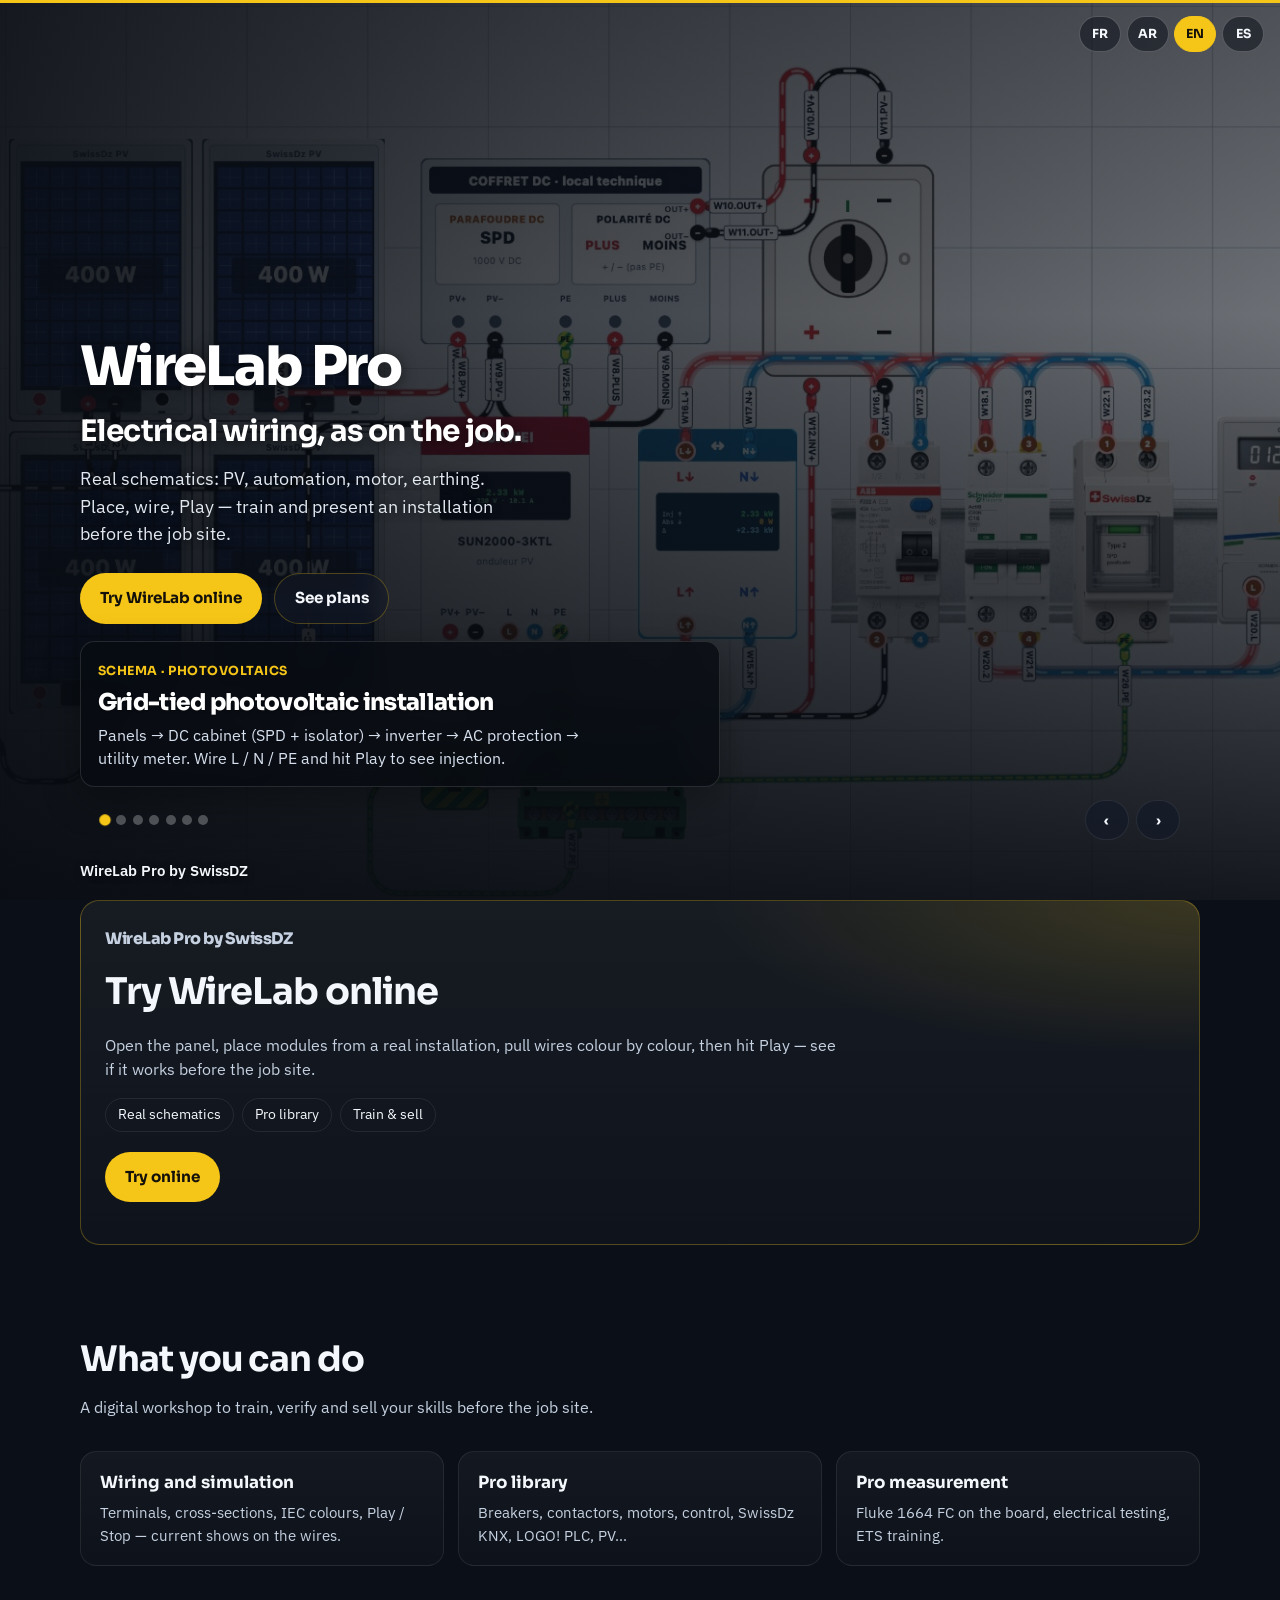
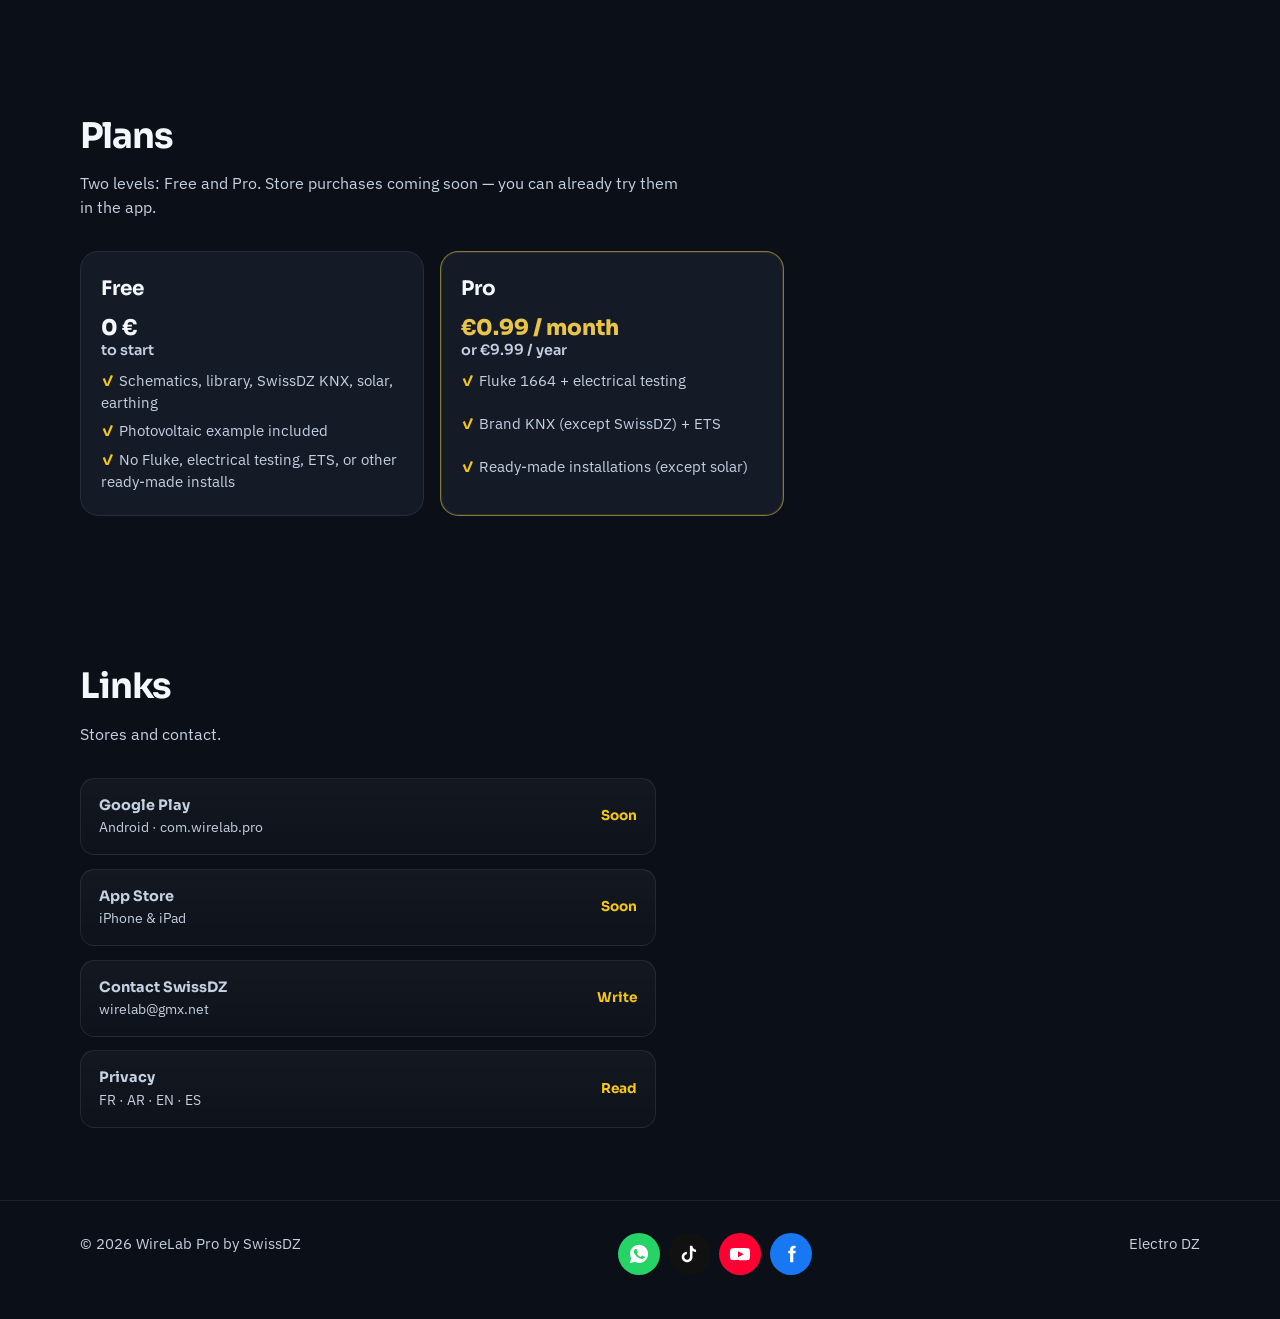
<file: index.html>
<!DOCTYPE html>
<html lang="fr">
<head>
  <meta charset="UTF-8" />
  <meta name="viewport" content="width=device-width, initial-scale=1" />
  <title>WireLab Pro</title>
  <meta name="description" content="WireLab Pro : schémas d’installation réels (PV, LOGO!, moteur, terre). Câble, simule, forme-toi et présente avant le chantier. by SwissDZ." />
  <link rel="canonical" href="https://wirelab.pro/" />
  <link rel="icon" href="assets/favicon.png" type="image/png" />
  <meta property="og:type" content="website" />
  <meta property="og:site_name" content="WireLab Pro" />
  <meta property="og:title" content="WireLab Pro" />
  <meta property="og:description" content="Schémas réels WireLab : PV, automatisme LOGO!, démarreur moteur, mise à la terre. Câble, simule, vends ton savoir-faire. by SwissDZ." />
  <meta property="og:url" content="https://wirelab.pro/" />
  <meta property="og:image" content="https://wirelab.pro/assets/schema-pv-reseau.jpg" />
  <link rel="preconnect" href="https://fonts.googleapis.com" />
  <link rel="preconnect" href="https://fonts.gstatic.com" crossorigin />
  <link href="https://fonts.googleapis.com/css2?family=Sora:wght@500;700;800&family=IBM+Plex+Sans:wght@400;500;600&display=swap" rel="stylesheet" />
  <style>
    :root {
      --ink: #0b1018;
      --panel: #141b27;
      --mist: #c5d0e0;
      --white: #f4f7fb;
      --amber: #f5c518;
      --line: rgba(245, 197, 24, 0.28);
      --soft: rgba(255, 255, 255, 0.08);
      --silver: #b8c4d6;
      --gold: #e8c547;
    }
    * { box-sizing: border-box; margin: 0; padding: 0; }
    html { scroll-behavior: smooth; }
    body {
      font-family: "IBM Plex Sans", sans-serif;
      color: var(--white);
      background: var(--ink);
      line-height: 1.5;
      min-height: 100vh;
    }
    a { color: inherit; text-decoration: none; }
    img { display: block; max-width: 100%; height: auto; }
    .hero {
      position: relative;
      min-height: 100vh;
      min-height: 100svh;
      display: grid;
      align-items: end;
      overflow: hidden;
      isolation: isolate;
    }
    .hero__showcase {
      position: absolute;
      inset: 0;
      z-index: -2;
      background: #0a0e14;
    }
    .hero__showcase .showcase-slide {
      display: none;
      margin: 0;
      position: absolute;
      inset: 0;
    }
    .hero__showcase .showcase-slide.is-active {
      display: block;
      animation: showcaseIn 0.7s ease;
    }
    .hero__showcase .showcase-slide img {
      width: 100%;
      height: 100%;
      object-fit: cover;
      object-position: center;
    }
    .hero__veil {
      position: absolute;
      inset: 0;
      z-index: -1;
      pointer-events: none;
      /* Voile fort : texte blanc lisible aussi sur schémas à fond clair. */
      background:
        linear-gradient(90deg, rgba(8, 12, 18, 0.88) 0%, rgba(8, 12, 18, 0.62) 42%, rgba(8, 12, 18, 0.35) 100%),
        linear-gradient(180deg, rgba(8, 12, 18, 0.55) 0%, rgba(8, 12, 18, 0.35) 35%, rgba(8, 12, 18, 0.92) 100%);
    }
    .hero__bar {
      position: absolute;
      left: 0;
      top: 0;
      height: 3px;
      width: 0%;
      background: var(--amber);
      z-index: 4;
      pointer-events: none;
    }
    .hero__bar.is-running { animation: showcaseBar 10s linear forwards; }
    .hero__caption {
      max-width: 40rem;
      margin: 0 0 0.85rem;
      padding: 0.9rem 1.05rem 1rem;
      border-radius: 0.9rem;
      border: 1px solid rgba(255, 255, 255, 0.12);
      background: rgba(8, 12, 18, 0.82);
      backdrop-filter: blur(10px);
      box-shadow: 0 12px 36px rgba(0, 0, 0, 0.35);
    }
    .hero__caption .schema-tag {
      display: inline-block;
      color: var(--amber);
      font-family: Sora, sans-serif;
      font-weight: 700;
      font-size: 0.78rem;
      letter-spacing: 0.04em;
      text-transform: uppercase;
      margin-bottom: 0.3rem;
    }
    .hero__caption .schema-name {
      font-family: Sora, sans-serif;
      font-weight: 800;
      font-size: clamp(1.05rem, 2.4vw, 1.45rem);
      letter-spacing: -0.03em;
      margin-bottom: 0.25rem;
      color: #fff;
      text-shadow: 0 1px 2px rgba(0, 0, 0, 0.45);
    }
    .hero__caption .schema-explain {
      color: #d7e0ee;
      font-size: clamp(0.9rem, 1.7vw, 1.02rem);
      max-width: 52ch;
      line-height: 1.4;
      margin: 0;
    }
    .hero__nav {
      width: min(1120px, calc(100% - 2.5rem));
      margin: 0 auto;
      display: flex;
      align-items: center;
      justify-content: space-between;
      gap: 0.75rem;
      padding: 0 0 1.25rem;
      flex-wrap: wrap;
    }
    .hero__inner {
      width: min(1120px, calc(100% - 2.5rem));
      margin: 0 auto;
      padding: 5.5rem 0 1.1rem;
      position: relative;
      z-index: 2;
    }
    .brand {
      font-family: Sora, sans-serif;
      font-weight: 800;
      font-size: clamp(1.85rem, 5.2vw, 3.4rem);
      letter-spacing: -0.04em;
      line-height: 1.05;
      margin-bottom: 0.85rem;
      max-width: 16ch;
      color: #fff;
      text-shadow: 0 2px 14px rgba(0, 0, 0, 0.55);
    }
    .brand span { color: var(--amber); }
    .hero h1 {
      font-family: Sora, sans-serif;
      font-weight: 700;
      font-size: clamp(1.25rem, 3.2vw, 1.85rem);
      letter-spacing: -0.02em;
      max-width: 20ch;
      margin-bottom: 0.75rem;
      color: #fff;
      text-shadow: 0 2px 12px rgba(0, 0, 0, 0.5);
    }
    .hero p.lead {
      color: #e2e8f0;
      font-size: clamp(1rem, 2.2vw, 1.15rem);
      max-width: 40ch;
      margin-bottom: 1.6rem;
      text-shadow: 0 1px 8px rgba(0, 0, 0, 0.55);
    }
    .byline { text-shadow: 0 1px 6px rgba(0, 0, 0, 0.5); }
    .cta-row {
      display: flex;
      flex-wrap: wrap;
      gap: 0.75rem;
      margin-bottom: 1.1rem;
    }
    .btn {
      display: inline-flex;
      align-items: center;
      justify-content: center;
      min-height: 48px;
      padding: 0.8rem 1.2rem;
      border-radius: 999px;
      font-family: Sora, sans-serif;
      font-weight: 700;
      font-size: 0.95rem;
      border: 1px solid transparent;
      transition: transform 0.2s ease, background 0.2s ease, border-color 0.2s ease;
    }
    .btn:hover { transform: translateY(-2px); }
    .btn-primary { background: var(--amber); color: #14110a; }
    .btn-primary:hover { background: #ffd84a; }
    .btn-ghost {
      background: rgba(20, 27, 39, 0.55);
      border-color: var(--line);
      backdrop-filter: blur(8px);
    }
    .btn-ghost:hover { border-color: var(--amber); }
    .byline { color: var(--mist); font-size: 0.92rem; }
    .byline strong { color: var(--white); font-weight: 600; }
    .langs {
      position: absolute;
      top: 1rem;
      inset-inline-end: 1rem;
      z-index: 3;
      display: flex;
      direction: ltr;
      gap: 0.35rem;
    }
    .langs button {
      min-width: 42px;
      min-height: 36px;
      padding: 0.3rem 0.55rem;
      border-radius: 999px;
      border: 1px solid rgba(255,255,255,0.22);
      background: rgba(11, 16, 24, 0.55);
      color: var(--white);
      font-family: Sora, sans-serif;
      font-weight: 700;
      font-size: 0.78rem;
      cursor: pointer;
    }
    .langs button.active {
      background: var(--amber);
      color: #14110a;
      border-color: var(--amber);
    }

    .try {
      width: min(1120px, calc(100% - 2.5rem));
      margin: 0 auto;
      padding: 0 0 1rem;
    }
    .try-card {
      display: grid;
      gap: 0.85rem;
      padding: 1.6rem 1.5rem 1.5rem;
      border-radius: 1.2rem;
      border: 1px solid var(--line);
      background:
        radial-gradient(ellipse 80% 80% at 100% 0%, rgba(245, 197, 24, 0.16), transparent 55%),
        linear-gradient(180deg, rgba(255,255,255,0.05), rgba(255,255,255,0.02));
    }
    .try-kicker {
      font-family: Sora, sans-serif;
      font-weight: 800;
      letter-spacing: -0.03em;
      color: var(--amber);
    }
    .try-card h2 {
      font-family: Sora, sans-serif;
      font-weight: 700;
      font-size: clamp(1.6rem, 3.5vw, 2.3rem);
      letter-spacing: -0.03em;
    }
    .try-card p { color: var(--mist); max-width: 46rem; }
    .try-points {
      display: flex;
      flex-wrap: wrap;
      gap: 0.5rem;
      margin: 0.2rem 0 0.4rem;
    }
    .try-points span {
      border: 1px solid var(--soft);
      border-radius: 999px;
      padding: 0.35rem 0.75rem;
      font-size: 0.88rem;
      color: var(--white);
    }

    section {
      width: min(1120px, calc(100% - 2.5rem));
      margin: 0 auto;
      padding: 4.5rem 0;
    }
    .section-head { max-width: 38rem; margin-bottom: 2rem; }
    .section-head h2 {
      font-family: Sora, sans-serif;
      font-weight: 700;
      font-size: clamp(1.6rem, 3.5vw, 2.2rem);
      letter-spacing: -0.03em;
      margin-bottom: 0.55rem;
    }
    .section-head p { color: var(--mist); }

    .showcase-dots {
      display: flex;
      flex-wrap: wrap;
      gap: 0.4rem;
      flex: 1;
    }
    .showcase-dots button {
      width: 10px;
      height: 10px;
      border-radius: 50%;
      border: 0;
      padding: 0;
      background: rgba(255, 255, 255, 0.28);
      cursor: pointer;
    }
    .showcase-dots button[aria-current="true"] {
      background: var(--amber);
      transform: scale(1.15);
    }
    .showcase-arrows {
      display: flex;
      gap: 0.45rem;
    }
    .showcase-arrows button {
      min-width: 44px;
      min-height: 40px;
      border-radius: 999px;
      border: 1px solid var(--soft);
      background: rgba(20, 27, 39, 0.85);
      color: var(--white);
      font-family: Sora, sans-serif;
      font-weight: 700;
      cursor: pointer;
    }
    .showcase-arrows button:hover { border-color: var(--amber); }
    @keyframes showcaseBar {
      from { width: 0%; }
      to { width: 100%; }
    }
    @keyframes showcaseIn {
      from { opacity: 0.35; transform: scale(1.012); }
      to { opacity: 1; transform: scale(1); }
    }

    .services {
      display: grid;
      grid-template-columns: repeat(3, 1fr);
      gap: 0.85rem;
    }
    .services article {
      padding: 1.15rem 1.2rem;
      border-radius: 1rem;
      border: 1px solid var(--soft);
      background: linear-gradient(180deg, rgba(255,255,255,0.04), rgba(255,255,255,0.015));
    }
    .services h3 {
      font-family: Sora, sans-serif;
      font-size: 1.05rem;
      margin-bottom: 0.35rem;
    }
    .services p { color: var(--mist); font-size: 0.95rem; }

    .plans {
      display: grid;
      grid-template-columns: repeat(3, 1fr);
      gap: 1rem;
      align-items: stretch;
    }
    .plans.plans-two {
      grid-template-columns: repeat(2, minmax(0, 1fr));
      max-width: 44rem;
    }
    .plan {
      border-radius: 1.15rem;
      border: 1px solid var(--soft);
      background: var(--panel);
      padding: 1.35rem 1.25rem 1.4rem;
      display: flex;
      flex-direction: column;
      gap: 0.65rem;
    }
    .plan.argent { border-color: rgba(184, 196, 214, 0.45); }
    .plan.gold { border-color: rgba(232, 197, 71, 0.55); box-shadow: 0 0 0 1px rgba(232, 197, 71, 0.12) inset; }
    .plan h3 {
      font-family: Sora, sans-serif;
      font-size: 1.25rem;
    }
    .plan .price {
      font-family: Sora, sans-serif;
      font-weight: 800;
      font-size: 1.35rem;
      line-height: 1.25;
    }
    .plan .price small {
      display: block;
      font-size: 0.9rem;
      font-weight: 600;
      color: var(--mist);
    }
    .plan.gold .price { color: var(--gold); }
    .plan.argent .price { color: var(--silver); }
    .plan ul {
      list-style: none;
      display: grid;
      gap: 0.4rem;
      color: var(--mist);
      font-size: 0.92rem;
      flex: 1;
    }
    .plan ul li::before {
      content: "✓ ";
      color: var(--amber);
      font-weight: 700;
    }

    .links { display: grid; gap: 0.85rem; max-width: 36rem; }
    .link-row {
      display: flex;
      align-items: center;
      justify-content: space-between;
      gap: 1rem;
      padding: 1rem 1.15rem;
      border-radius: 0.9rem;
      border: 1px solid var(--soft);
      background: linear-gradient(180deg, rgba(255,255,255,0.04), rgba(255,255,255,0.015));
      transition: border-color 0.2s ease, transform 0.2s ease;
    }
    .link-row:hover { border-color: var(--line); transform: translateX(3px); }
    .link-row strong { font-family: Sora, sans-serif; display: block; }
    .link-row span { color: var(--mist); font-size: 0.9rem; }
    .link-row em {
      font-style: normal;
      color: var(--amber);
      font-family: Sora, sans-serif;
      font-weight: 700;
      font-size: 0.85rem;
      white-space: nowrap;
    }

    footer {
      border-top: 1px solid var(--soft);
      padding: 2rem 0 2.75rem;
    }
    .footer-inner {
      width: min(1120px, calc(100% - 2.5rem));
      margin: 0 auto;
      display: flex;
      flex-wrap: wrap;
      gap: 1rem;
      justify-content: space-between;
      color: var(--mist);
      font-size: 0.92rem;
    }
    .footer-inner a:hover { color: var(--amber); }
    .socials {
      display: flex;
      align-items: center;
      gap: 0.55rem;
    }
    .socials a {
      width: 42px;
      height: 42px;
      border-radius: 50%;
      display: inline-flex;
      align-items: center;
      justify-content: center;
      color: #fff;
      border: 0;
    }
    .socials a:hover { transform: translateY(-2px); color: #fff; }
    .socials svg { width: 22px; height: 22px; display: block; }
    .soc-wa { background: #25d366; }
    .soc-tt { background: #111; border: 1px solid rgba(255,255,255,0.16); }
    .soc-yt { background: #ff0033; }
    .soc-fb { background: #1877f2; }

    @media (max-width: 900px) {
      .services, .plans { grid-template-columns: 1fr; }
      .hero__inner { padding-top: 4.2rem; }
    }
  </style>
</head>
<body>
  <header class="hero" id="schemas" aria-roledescription="carousel" data-i18n-aria="showcaseAria" aria-label="Carrousel des schémas WireLab">
    <div class="hero__bar" id="showcaseBar" aria-hidden="true"></div>
    <div class="hero__showcase" id="schemaShowcase">
      <figure class="showcase-slide is-active" data-slide="0">
        <img src="assets/schema-pv-reseau.jpg" data-i18n-alt="s1alt" alt="Installation photovoltaïque raccordée réseau" width="1798" height="934" fetchpriority="high" />
      </figure>

      <figure class="showcase-slide" data-slide="1" hidden>
        <img src="assets/schema-pv-reseau-nuit.jpg" data-i18n-alt="s2alt" alt="Installation photovoltaïque — vue atelier sombre" width="1704" height="878" loading="eager" />
      </figure>

      <figure class="showcase-slide" data-slide="2" hidden>
        <img src="assets/schema-automatisme-logo.jpg" data-i18n-alt="s3alt" alt="Automatisme LOGO! commande et détection" width="1608" height="1016" loading="eager" />
      </figure>

      <figure class="showcase-slide" data-slide="3" hidden>
        <img src="assets/schema-automatisme-logo-nuit.jpg" data-i18n-alt="s4alt" alt="Automatisme LOGO! — vue sombre" width="1668" height="1010" loading="eager" />
      </figure>

      <figure class="showcase-slide" data-slide="4" hidden>
        <img src="assets/schema-demarreur-moteur.jpg" data-i18n-alt="s5alt" alt="Démarreur moteur DOL ABB" width="964" height="992" loading="eager" />
      </figure>

      <figure class="showcase-slide" data-slide="5" hidden>
        <img src="assets/schema-labo-terre.jpg" data-i18n-alt="s6alt" alt="Labo mise à la terre méthode 62 %" width="1800" height="893" loading="eager" />
      </figure>

      <figure class="showcase-slide" data-slide="6" hidden>
        <img src="assets/schema-mise-a-la-terre.jpg" data-i18n-alt="s7alt" alt="Installation de la mise à la terre" width="1478" height="1186" loading="eager" />
      </figure>
    </div>
    <div class="hero__veil" aria-hidden="true"></div>
    <nav class="langs" aria-label="Langue">
      <button type="button" data-set-lang="fr" aria-pressed="true">FR</button>
      <button type="button" data-set-lang="ar" aria-pressed="false">AR</button>
      <button type="button" data-set-lang="en" aria-pressed="false">EN</button>
      <button type="button" data-set-lang="es" aria-pressed="false">ES</button>
    </nav>
    <div class="hero__inner">
      <p class="brand">WireLab Pro</p>
      <h1 data-i18n="heroTitle">Le câblage électrique, comme sur le terrain.</h1>
      <p class="lead" data-i18n="heroLead">Schémas réels : PV, automatisme, moteur, terre. Pose, câble, Play — forme-toi et présente une installation avant le chantier.</p>
      <div class="cta-row">
        <a class="btn btn-primary" data-panel href="swissdz-panel/index.html" data-i18n="testOnline">Tester WireLab en ligne</a>
        <a class="btn btn-ghost" href="#offres" data-i18n="seeOffers">Voir les offres</a>
      </div>
      <div class="hero__caption">
        <span class="schema-tag" id="heroSchemaTag" data-i18n="s1tag">Schéma · Photovoltaïque</span>
        <p class="schema-name" id="heroSchemaName" data-i18n="s1name">Installation photovoltaïque raccordée réseau</p>
        <p class="schema-explain" id="heroSchemaEx" data-i18n="s1ex">Panneaux → coffret DC (parafoudre + sectionneur) → onduleur → protections AC → compteur Sonelgaz. Tu câbles L / N / PE et tu lances Play pour voir l’injection.</p>
      </div>
      <div class="hero__nav">
        <div class="showcase-dots" id="showcaseDots" role="tablist" aria-label="Schémas"></div>
        <div class="showcase-arrows">
          <button type="button" id="showcasePrev" aria-label="Schéma précédent">‹</button>
          <button type="button" id="showcaseNext" aria-label="Schéma suivant">›</button>
        </div>
      </div>
      <p class="byline"><strong>WireLab Pro by SwissDZ</strong></p>
    </div>
  </header>

  <section class="try" id="tester" aria-labelledby="tester-title">
    <div class="try-card">
      <p class="try-kicker">WireLab Pro by SwissDZ</p>
      <h2 id="tester-title" data-i18n="testOnline">Tester WireLab en ligne</h2>
      <p data-i18n="tryLead">Ouvre le panneau, pose les modules d’une vraie installation, tire les fils couleur par couleur, puis lance Play — tu vois si ça marche avant le chantier.</p>
      <div class="try-points">
        <span data-i18n="chipWire">Schémas réels</span>
        <span data-i18n="chipLib">Bibliothèque pro</span>
        <span data-i18n="chipSell">Pour former &amp; vendre</span>
      </div>
      <div class="cta-row">
        <a class="btn btn-primary" data-panel href="swissdz-panel/index.html" data-i18n="testShort">Tester en ligne</a>
      </div>
    </div>
  </section>

  <section aria-labelledby="services-title">
    <div class="section-head">
      <h2 id="services-title" data-i18n="doTitle">Ce que tu peux faire</h2>
      <p data-i18n="doLead">Un atelier numérique pour former et vérifier avant le terrain.</p>
    </div>
    <div class="services">
      <article>
        <h3 data-i18n="svc1t">Câblage &amp; simulation</h3>
        <p data-i18n="svc1p">Bornes, sections, couleurs IEC, Play / Stop — le courant se voit sur les fils.</p>
      </article>
      <article>
        <h3 data-i18n="svc2t">Bibliothèque pro</h3>
        <p data-i18n="svc2p">Disjoncteurs, contacteurs, moteurs, commande, KNX SwissDz, PLC LOGO!, PV…</p>
      </article>
      <article>
        <h3 data-i18n="svc3t">Mesure Pro</h3>
        <p data-i18n="svc3p">Fluke 1664 FC sur le plan, contrôle électrique, ETS formation.</p>
      </article>
    </div>
  </section>

  <section id="offres" aria-labelledby="offres-title">
    <div class="section-head">
      <h2 id="offres-title" data-i18n="plansTitle">Offres</h2>
      <p data-i18n="plansLead">Deux niveaux : Free et Pro. Achats via les stores (bientôt) — tu peux déjà tester dans l’app.</p>
    </div>
    <div class="plans plans-two">
      <article class="plan">
        <h3>Free</h3>
        <p class="price">0 € <small data-i18n="freeStart">pour démarrer</small></p>
        <ul>
          <li data-i18n="free1">Schéma, bibliothèque, KNX SwissDZ, solaire, mise à la terre</li>
          <li data-i18n="free2">Exemple photovoltaïque inclus</li>
          <li data-i18n="free3">Sans Fluke, contrôle électrique, ETS ni autres installations</li>
        </ul>
      </article>
      <article class="plan gold">
        <h3 data-i18n="proName">Pro</h3>
        <p class="price"><span data-i18n="proPrice">0,99 € / mois</span> <small data-i18n="proYear">ou 9,99 € / an</small></p>
        <ul>
          <li data-i18n="pro1">Fluke 1664 + contrôle électrique</li>
          <li data-i18n="pro2">KNX marques (hors SwissDZ) + ETS</li>
          <li data-i18n="pro3">Installations prédéfinies (sauf solaire)</li>
        </ul>
      </article>
    </div>
  </section>

  <section id="liens" aria-labelledby="liens-title">
    <div class="section-head">
      <h2 id="liens-title" data-i18n="linksTitle">Liens</h2>
      <p data-i18n="linksLead">Stores et contact.</p>
    </div>
    <div class="links">
      <a class="link-row" href="https://play.google.com/store/apps/details?id=com.wirelab.pro" rel="noopener">
        <span><strong>Google Play</strong><span>Android · com.wirelab.pro</span></span>
        <em data-i18n="soon">Bientôt</em>
      </a>
      <a class="link-row" href="https://apps.apple.com/" rel="noopener">
        <span><strong>App Store</strong><span>iPhone &amp; iPad</span></span>
        <em data-i18n="soon">Bientôt</em>
      </a>
      <a class="link-row" href="mailto:wirelab@gmx.net">
        <span><strong data-i18n="contact">Contact SwissDZ</strong><span>wirelab@gmx.net</span></span>
        <em data-i18n="write">Écrire</em>
      </a>
      <a class="link-row" href="privacy/">
        <span><strong data-i18n="privacy">Confidentialité</strong><span>FR · AR · EN · ES</span></span>
        <em data-i18n="read">Lire</em>
      </a>
    </div>
  </section>

  <footer>
    <div class="footer-inner">
      <p>© <span id="y"></span> WireLab Pro by SwissDZ</p>
      <nav class="socials" data-i18n-aria="socialAria" aria-label="Suivez-nous sur nos réseaux">
        <a class="soc-wa" href="https://wa.me/213555429960" target="_blank" rel="noopener noreferrer" aria-label="WhatsApp">
          <svg viewBox="0 0 24 24" aria-hidden="true"><path fill="currentColor" d="M12.04 2C6.58 2 2.15 6.4 2.15 11.83c0 1.74.46 3.44 1.34 4.94L2 22l5.39-1.41a10.1 10.1 0 0 0 4.65 1.12h.01c5.46 0 9.89-4.4 9.89-9.83C21.94 6.4 17.5 2 12.04 2zm5.76 13.95c-.24.68-1.4 1.3-1.94 1.38-.5.07-1.12.1-1.81-.11-.41-.13-.95-.31-1.64-.61-2.88-1.24-4.76-4.14-4.9-4.33-.14-.19-1.16-1.54-1.16-2.94s.73-2.08 1-2.37c.24-.27.64-.39.86-.39h.62c.2 0 .46-.07.72.55.27.64.9 2.2.98 2.36.08.16.13.35.03.56-.1.21-.15.34-.3.52-.15.18-.31.4-.44.54-.15.15-.3.31-.13.6.17.29.76 1.25 1.63 2.03 1.12 1 2.06 1.31 2.35 1.46.29.15.46.12.63-.08.17-.19.73-.85.92-1.14.2-.29.39-.24.66-.14.27.1 1.7.8 1.99.95.29.14.48.21.55.33.07.12.07.68-.17 1.36z"/></svg>
        </a>
        <a class="soc-tt" href="https://www.tiktok.com/@elektrodzch" target="_blank" rel="noopener noreferrer" aria-label="TikTok">
          <svg viewBox="0 0 24 24" aria-hidden="true"><path fill="currentColor" d="M14.5 3c.4 2.4 1.8 4.1 4.1 4.4v2.5c-1.4 0-2.7-.4-3.9-1.2v6.6c0 3.3-2.6 5.7-5.8 5.7S3 18.6 3 15.3c0-3.2 2.5-5.6 5.6-5.7v2.6c-1.6.1-2.9 1.4-2.9 3.1 0 1.7 1.4 3.1 3.1 3.1s3.1-1.4 3.1-3.1V3h2.6z"/></svg>
        </a>
        <a class="soc-yt" href="https://www.youtube.com/@Elektro-dz-suisse" target="_blank" rel="noopener noreferrer" aria-label="YouTube">
          <svg viewBox="0 0 24 24" aria-hidden="true"><path fill="currentColor" d="M23 12.2s0-3.2-.4-4.6c-.2-.9-.9-1.6-1.8-1.8C19.2 5.4 12 5.4 12 5.4s-7.2 0-8.8.4c-.9.2-1.6.9-1.8 1.8C1 9 1 12.2 1 12.2s0 3.2.4 4.6c.2.9.9 1.6 1.8 1.8 1.6.4 8.8.4 8.8.4s7.2 0 8.8-.4c.9-.2 1.6-.9 1.8-1.8.4-1.4.4-4.6.4-4.6zM9.8 15.5v-6.6l6.2 3.3-6.2 3.3z"/></svg>
        </a>
        <a class="soc-fb" href="https://www.facebook.com/share/1TXqM56Ncd/" target="_blank" rel="noopener noreferrer" aria-label="Facebook">
          <svg viewBox="0 0 24 24" aria-hidden="true"><path fill="currentColor" d="M14.5 8.5V6.8c0-.7.5-1 1.2-1H17V3h-2.1C12.4 3 11 4.4 11 6.6v1.9H9v2.8h2V21h3.5v-9.7h2.3l.4-2.8h-2.7z"/></svg>
        </a>
      </nav>
      <p>
        <a href="https://electro-dz.com/" rel="noopener">Electro DZ</a>
      </p>
    </div>
  </footer>
  <script>document.getElementById("y").textContent = new Date().getFullYear();</script>
  <script src="js/site-i18n.js"></script>
  <script>
    (function () {
      var root = document.getElementById("schemaShowcase");
      var bar = document.getElementById("showcaseBar");
      var dotsHost = document.getElementById("showcaseDots");
      var prev = document.getElementById("showcasePrev");
      var next = document.getElementById("showcaseNext");
      var tagEl = document.getElementById("heroSchemaTag");
      var nameEl = document.getElementById("heroSchemaName");
      var exEl = document.getElementById("heroSchemaEx");
      if (!root || !dotsHost) return;
      var slides = Array.prototype.slice.call(root.querySelectorAll(".showcase-slide"));
      if (!slides.length) return;
      var META = [
        { tag: "s1tag", name: "s1name", ex: "s1ex" },
        { tag: "s2tag", name: "s2name", ex: "s2ex" },
        { tag: "s3tag", name: "s3name", ex: "s3ex" },
        { tag: "s4tag", name: "s4name", ex: "s4ex" },
        { tag: "s5tag", name: "s5name", ex: "s5ex" },
        { tag: "s6tag", name: "s6name", ex: "s6ex" },
        { tag: "s7tag", name: "s7name", ex: "s7ex" }
      ];
      var FALLBACK = [
        { tag: "Schéma · Photovoltaïque", name: "Installation photovoltaïque raccordée réseau", ex: "Panneaux → coffret DC (parafoudre + sectionneur) → onduleur → protections AC → compteur Sonelgaz. Tu câbles L / N / PE et tu lances Play pour voir l’injection." },
        { tag: "Schéma · Photovoltaïque", name: "PV raccordé réseau — atelier sombre", ex: "Même chaîne PV en mode sombre : idéal pour présenter une offre client ou une formation soirée, avec fils DC/AC et terre bien lisibles." },
        { tag: "Schéma · Automatisme", name: "Automatisme LOGO! — commande & détection", ex: "Compteur, disjoncteur, PLC Siemens LOGO!, boutons, sélecteur Man/Auto, voyants et capteur de proximité. Branche les entrées/sorties puis simule le cycle." },
        { tag: "Schéma · Automatisme", name: "Automatisme LOGO! — vue sombre", ex: "Le même automatisme en fond sombre : parfait pour une démo commerciale ou un cours, avec distance capteur affichée sur le plan." },
        { tag: "Schéma · Force motrice", name: "Démarreur moteur DOL — ABB AF09", ex: "Compteur triphasé → MS116 → contacteur AF09 + thermique TF42 → moteur. Voyants marche/arrêt, borniers N/PE : le schéma force classique pour l’apprentissage." },
        { tag: "Schéma · Mise à la terre", name: "Labo mise à la terre — méthode 62 %", ex: "Piquets H et S, barrette ouverte, Fluke 1664 FC, coach et score. Tu apprends la mesure de terre comme sur le chantier, étape par étape." },
        { tag: "Schéma · Mise à la terre", name: "Installation de la mise à la terre", ex: "Câblette, cosse, piquet, barrette de coupure ouverte : l’installation terre expliquée pour former, contrôler et rassurer le client." }
      ];
      var i = 0;
      var timer = null;
      var INTERVAL = 10000;

      function pack() {
        try {
          var lang = localStorage.getItem("wirelab-site-lang") || "fr";
          var dict = window.__WIRELAB_SITE_DICT__;
          if (dict && dict[lang]) return dict[lang];
        } catch (e) {}
        return null;
      }

      function textFor(idx) {
        var p = pack();
        var keys = META[idx] || META[0];
        var fb = FALLBACK[idx] || FALLBACK[0];
        return {
          tag: (p && p[keys.tag]) || fb.tag,
          name: (p && p[keys.name]) || fb.name,
          ex: (p && p[keys.ex]) || fb.ex
        };
      }

      slides.forEach(function (slide, idx) {
        var btn = document.createElement("button");
        btn.type = "button";
        btn.setAttribute("role", "tab");
        btn.setAttribute("aria-label", "Schéma " + (idx + 1));
        btn.addEventListener("click", function () { go(idx, true); });
        dotsHost.appendChild(btn);
      });
      var dots = Array.prototype.slice.call(dotsHost.querySelectorAll("button"));

      function restartBar() {
        if (!bar) return;
        bar.classList.remove("is-running");
        void bar.offsetWidth;
        bar.classList.add("is-running");
      }

      function go(n) {
        i = (n + slides.length) % slides.length;
        slides.forEach(function (slide, idx) {
          var on = idx === i;
          slide.classList.toggle("is-active", on);
          if (on) slide.removeAttribute("hidden");
          else slide.setAttribute("hidden", "");
        });
        dots.forEach(function (d, idx) {
          d.setAttribute("aria-current", idx === i ? "true" : "false");
        });
        var tx = textFor(i);
        if (tagEl) tagEl.textContent = tx.tag;
        if (nameEl) nameEl.textContent = tx.name;
        if (exEl) exEl.textContent = tx.ex;
        restartBar();
        if (timer) clearInterval(timer);
        timer = setInterval(function () { go(i + 1); }, INTERVAL);
      }

      if (prev) prev.addEventListener("click", function () { go(i - 1); });
      if (next) next.addEventListener("click", function () { go(i + 1); });
      document.addEventListener("visibilitychange", function () {
        if (document.hidden) { if (timer) clearInterval(timer); }
        else go(i);
      });
      document.addEventListener("wirelab-site-lang", function () { go(i); });
      go(0);
    })();
  </script>
</body>
</html>
</file>
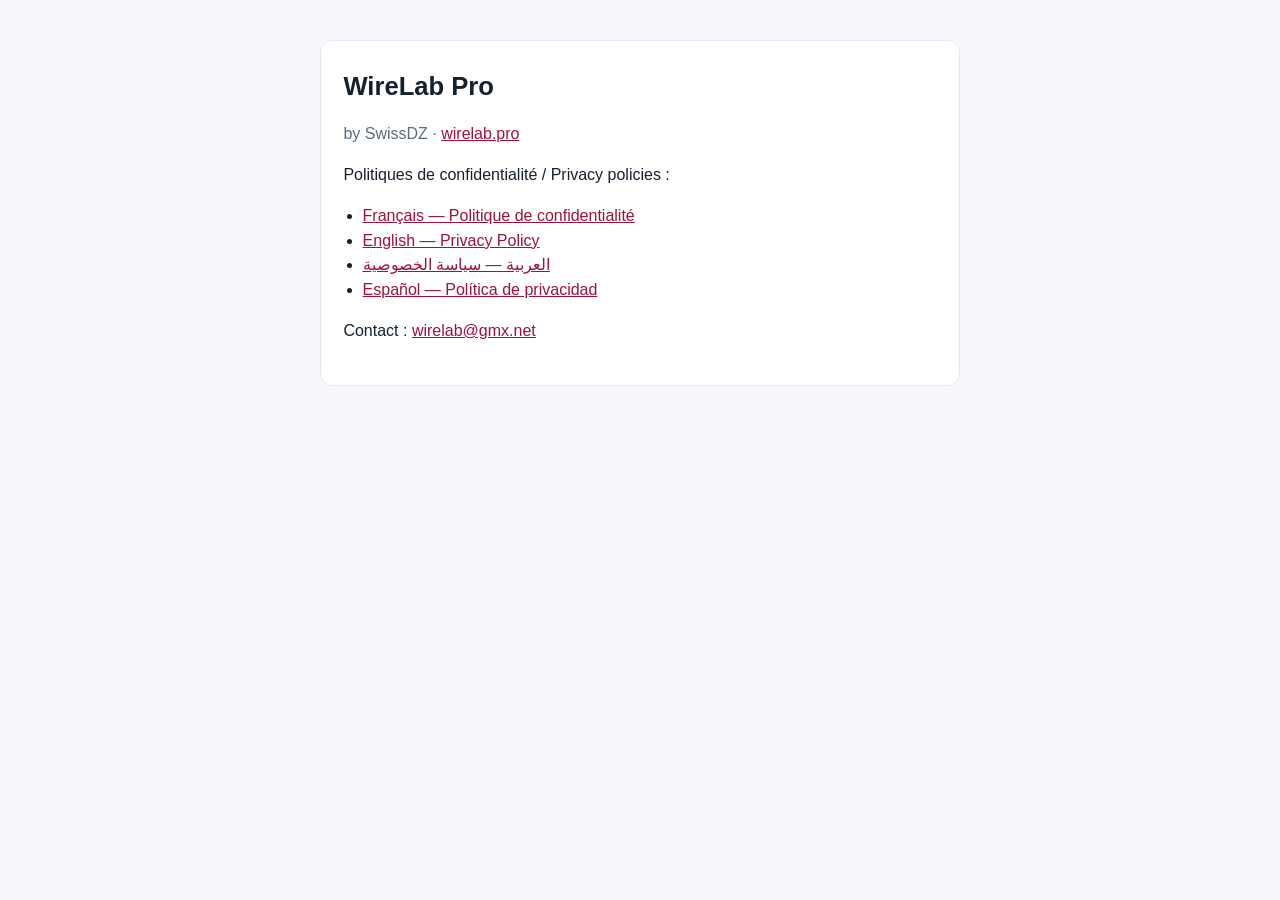
<file: privacy/index.html>
<!DOCTYPE html>
<html lang="fr">
<head>
  <meta charset="utf-8">
  <meta name="viewport" content="width=device-width, initial-scale=1">
  <title>WireLab Pro</title>
  <meta name="description" content="WireLab Pro — privacy policies and store information. by SwissDZ.">
  <style>
    body { font-family: -apple-system, BlinkMacSystemFont, "Segoe UI", Arial, sans-serif; max-width: 40rem; margin: 2.5rem auto; padding: 0 1.2rem; line-height: 1.55; color: #14202e; background: #f7f8fb; }
    main { background: #fff; padding: 1.6rem 1.4rem; border-radius: 12px; border: 1px solid #e5e9f0; }
    h1 { margin: 0 0 .4rem; font-size: 1.6rem; }
    .meta { color: #5b6b7c; }
    a { color: #9f1239; }
    ul { padding-left: 1.2rem; }
  </style>
</head>
<body>
  <main>
    <h1>WireLab Pro</h1>
    <p class="meta">by SwissDZ · <a href="https://wirelab.pro/">wirelab.pro</a></p>
    <p>Politiques de confidentialité / Privacy policies :</p>
    <ul>
      <li><a href="confidentialite-fr.html">Français — Politique de confidentialité</a></li>
      <li><a href="privacy-en.html">English — Privacy Policy</a></li>
      <li><a href="privacy-ar.html">العربية — سياسة الخصوصية</a></li>
      <li><a href="privacy-es.html">Español — Política de privacidad</a></li>
    </ul>
    <p>Contact : <a href="mailto:wirelab@gmx.net">wirelab@gmx.net</a></p>
  </main>
</body>
</html>
</file>
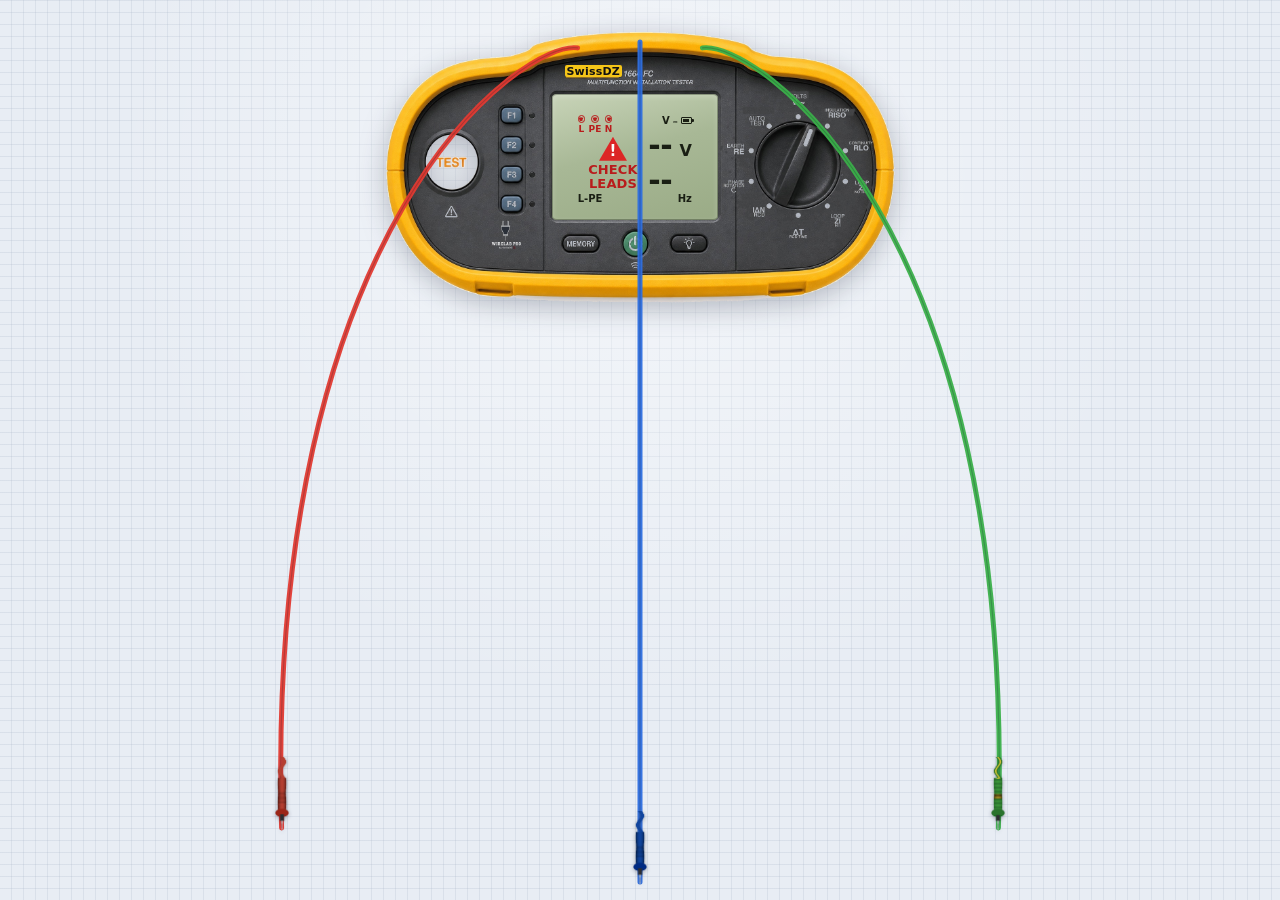
<file: swissdz-panel/fluke-standalone/index.html>
<!DOCTYPE html>
<html lang="fr">
<head>
  <meta charset="UTF-8">
  <meta name="viewport" content="width=device-width, initial-scale=1.0, maximum-scale=1.0, user-scalable=no">
  <meta name="description" content="SwissDZ Fluke 1664 FC — module appareil + cordons (WireLab)">
  <title>SwissDZ · Fluke 1664 FC</title>
  <link rel="stylesheet" href="fluke-meter.css">
</head>
<body>
  <div id="stage" class="stage" aria-label="Testeur Fluke 1664 FC">
    <div id="device" class="device">
      <img class="device-face" src="../assets/fluke/fluke_cutout.png" alt="Fluke 1664 FC" draggable="false">
      <img class="fluke-brand" src="../assets/fluke/logo-wirelab-face.png?v=fluke-section" alt="" draggable="false">
      <div class="brand-chip" title="SwissDZ">SwissDZ</div>
      <div id="lcd" class="lcd" role="status" aria-live="polite">
        <div class="lcd-top">
          <div class="lcd-poles" id="lcdPoles">
            <span data-p="L"><i></i>L</span>
            <span data-p="PE"><i></i>PE</span>
            <span data-p="N"><i></i>N</span>
          </div>
          <div class="lcd-meta">
            <span class="lcd-unit-mark">V <small>⎓</small></span>
            <span class="lcd-batt" title="Batterie"></span>
          </div>
        </div>
        <div class="lcd-center" id="lcdCenter">
          <div class="lcd-warn" id="lcdWarn">
            <div class="tri" aria-hidden="true">!</div>
            <div class="msg">CHECK LEADS</div>
          </div>
          <div class="lcd-reading" id="lcdReading" hidden>
            <span class="val" id="lcdVal">----</span>
            <span class="unit" id="lcdUnit">V</span>
          </div>
        </div>
        <div class="lcd-bottom">
          <span id="lcdPair">L-PE</span>
          <span id="lcdHz">Hz</span>
        </div>
      </div>
      <button type="button" class="hs hs-test" data-btn="test" title="TEST — lancer la mesure"></button>
      <button type="button" class="hs hs-f1" data-btn="f1" title="F1 — paire de mesure"></button>
      <button type="button" class="hs hs-f2" data-btn="f2" title="F2"></button>
      <button type="button" class="hs hs-f3" data-btn="f3" title="F3"></button>
      <button type="button" class="hs hs-f4" data-btn="f4" title="F4"></button>
      <button type="button" class="hs hs-power" data-btn="power" title="Marche / arrêt"></button>
      <div class="hs hs-dial" id="dialHit" title="Molette — mode VOLTS"></div>
    </div>

    <svg id="cables" class="cables" aria-hidden="true"></svg>

    <div class="tips" id="tips">
      <div class="tip" data-id="L" data-label="L" title="Pointe L (phase)" style="left:22%;top:92%;">
        <img src="../assets/fluke/cable_L.png" alt="Pointe L" draggable="false">
      </div>
      <div class="tip" data-id="N" data-label="N" title="Pointe N (neutre)" style="left:50%;top:98%;">
        <img src="../assets/fluke/cable_N.png" alt="Pointe N" draggable="false">
      </div>
      <div class="tip" data-id="PE" data-label="PE" title="Pointe PE (terre)" style="left:78%;top:92%;">
        <img src="../assets/fluke/cable_PE.png" alt="Pointe PE" draggable="false">
      </div>
    </div>
  </div>

  <script src="fluke-meter.js"></script>
</body>
</html>
</file>
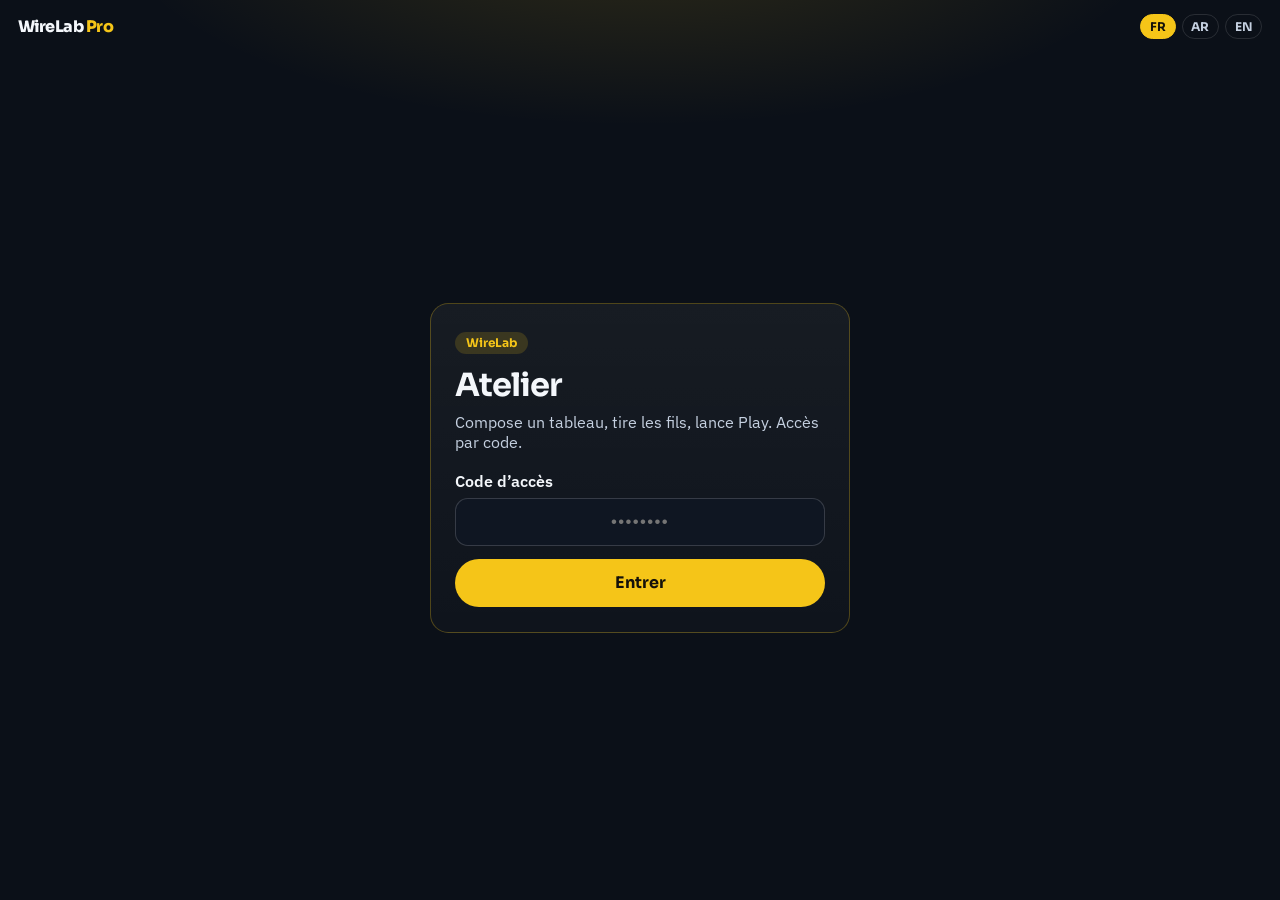
<file: atelier.html>
<!DOCTYPE html>
<html lang="fr">
<head>
  <meta charset="UTF-8" />
  <meta name="viewport" content="width=device-width, initial-scale=1, viewport-fit=cover" />
  <title>Atelier — WireLab Pro</title>
  <meta name="description" content="Atelier WireLab Pro : tableau électrique pédagogique pour composer et comprendre un câblage. Accès par code." />
  <link rel="canonical" href="https://wirelab.pro/atelier.html" />
  <link rel="icon" href="assets/favicon.png" type="image/png" />
  <link rel="preconnect" href="https://fonts.googleapis.com" />
  <link rel="preconnect" href="https://fonts.gstatic.com" crossorigin />
  <link href="https://fonts.googleapis.com/css2?family=Sora:wght@500;700;800&family=IBM+Plex+Sans:wght@400;500;600&display=swap" rel="stylesheet" />
  <style>
    :root {
      --ink: #0b1018;
      --panel: #141b27;
      --mist: #c5d0e0;
      --white: #f4f7fb;
      --amber: #f5c518;
      --line: rgba(245, 197, 24, 0.28);
    }
    * { box-sizing: border-box; margin: 0; padding: 0; }
    html, body { height: 100%; }
    body {
      min-height: 100vh;
      min-height: 100dvh;
      display: flex;
      flex-direction: column;
      font-family: "IBM Plex Sans", sans-serif;
      color: var(--white);
      background:
        radial-gradient(ellipse 70% 40% at 50% -10%, rgba(245, 197, 24, 0.16), transparent 60%),
        var(--ink);
    }
    a { color: inherit; text-decoration: none; }
    .top {
      display: flex;
      align-items: center;
      justify-content: space-between;
      gap: 0.75rem;
      padding: 0.85rem 1.1rem;
    }
    .brand {
      font-family: Sora, sans-serif;
      font-weight: 800;
      letter-spacing: -0.03em;
    }
    .brand span { color: var(--amber); }
    .langs { display: flex; gap: 0.35rem; }
    .langs button {
      background: transparent;
      color: var(--mist);
      border: 1px solid rgba(255,255,255,0.12);
      border-radius: 999px;
      padding: 0.25rem 0.55rem;
      font-family: Sora, sans-serif;
      font-weight: 700;
      font-size: 0.75rem;
      cursor: pointer;
    }
    .langs button.active { color: #14110a; background: var(--amber); border-color: var(--amber); }
    .gate {
      flex: 1;
      display: flex;
      align-items: center;
      justify-content: center;
      padding: 1.5rem 1rem 2.5rem;
    }
    .gate[hidden], .stage[hidden] { display: none !important; }
    .card {
      width: min(420px, 100%);
      padding: 1.7rem 1.5rem 1.6rem;
      border-radius: 1.15rem;
      background: linear-gradient(180deg, rgba(255,255,255,0.05), rgba(255,255,255,0.02));
      border: 1px solid var(--line);
    }
    .badge {
      display: inline-block;
      margin-bottom: 0.7rem;
      padding: 0.22rem 0.7rem;
      border-radius: 999px;
      background: rgba(245, 197, 24, 0.16);
      color: var(--amber);
      font-family: Sora, sans-serif;
      font-size: 0.75rem;
      font-weight: 700;
    }
    h1 {
      font-family: Sora, sans-serif;
      font-size: clamp(1.6rem, 4vw, 2rem);
      letter-spacing: -0.03em;
      margin-bottom: 0.45rem;
    }
    .lead { color: var(--mist); margin-bottom: 1.2rem; }
    label { display: block; font-weight: 600; margin-bottom: 0.4rem; }
    input {
      width: 100%;
      min-height: 48px;
      border-radius: 0.8rem;
      border: 1px solid rgba(255,255,255,0.16);
      background: #0f1622;
      color: var(--white);
      text-align: center;
      letter-spacing: 0.08em;
      font-size: 1.05rem;
      padding: 0.7rem 0.8rem;
    }
    input:focus { outline: 2px solid rgba(245, 197, 24, 0.45); border-color: var(--amber); }
    button[type="submit"] {
      width: 100%;
      margin-top: 0.8rem;
      min-height: 48px;
      border: 0;
      border-radius: 999px;
      background: var(--amber);
      color: #14110a;
      font-family: Sora, sans-serif;
      font-weight: 700;
      font-size: 1rem;
      cursor: pointer;
    }
    .err { margin-top: 0.7rem; color: #f87171; font-weight: 600; }
    .err[hidden] { display: none; }
    .stage {
      flex: 1;
      min-height: 0;
      display: flex;
      flex-direction: column;
    }
    .stage iframe { flex: 1; width: 100%; border: 0; background: #0b1018; min-height: 70vh; }
    .loading {
      text-align: center;
      color: var(--mist);
      padding: 0.6rem;
    }
    html[dir="rtl"] .lead, html[dir="rtl"] label { text-align: right; }
  </style>
</head>
<body>
  <header class="top">
    <a class="brand" href="/">WireLab <span>Pro</span></a>
    <div class="langs" role="group" aria-label="Langue">
      <button type="button" class="active" data-lang="fr">FR</button>
      <button type="button" data-lang="ar">AR</button>
      <button type="button" data-lang="en">EN</button>
    </div>
  </header>

  <main class="gate" id="gate">
    <form class="card" id="gateForm" autocomplete="off">
      <p class="badge" data-i18n="badge">WireLab</p>
      <h1 data-i18n="title">Atelier</h1>
      <p class="lead" data-i18n="lead">Compose un tableau, tire les fils, lance Play. Accès par code.</p>
      <label for="code" data-i18n="codeLabel">Code d’accès</label>
      <input id="code" name="code" type="password" inputmode="text" autocomplete="off" autocapitalize="off" spellcheck="false" placeholder="••••••••" required />
      <button type="submit" data-i18n="enter">Entrer</button>
      <p class="err" id="err" hidden data-i18n="err">Code incorrect. Réessayez.</p>
    </form>
  </main>

  <div class="stage" id="stage" hidden>
    <p class="loading" id="loading" data-i18n="loading">Chargement du tableau…</p>
    <iframe id="panel" title="Atelier WireLab Pro" allow="fullscreen" allowfullscreen></iframe>
  </div>

  <script>
    (function () {
      var ACCESS_CODE = "athmano";
      var UNLOCK_KEY = "wirelab-atelier-unlocked";
      var LANG_KEY = "wirelab-atelier-lang";
      var PANEL_SRC = "https://electro-dz.com/swissdz-panel/index.html?ecole=1";
      var T = {
        fr: {
          title: "Atelier",
          badge: "WireLab",
          lead: "Compose un tableau, tire les fils, lance Play. Accès par code.",
          codeLabel: "Code d’accès",
          enter: "Entrer",
          err: "Code incorrect. Réessayez.",
          loading: "Chargement du tableau…",
          meta: "Atelier — WireLab Pro"
        },
        ar: {
          title: "الورشة",
          badge: "WireLab",
          lead: "ركّب اللوحة، اسحب الأسلاك، شغّل المحاكاة. الدخول برمز.",
          codeLabel: "رمز الدخول",
          enter: "دخول",
          err: "رمز غير صحيح. أعد المحاولة.",
          loading: "جاري تحميل اللوحة…",
          meta: "الورشة — WireLab Pro"
        },
        en: {
          title: "Workshop",
          badge: "WireLab",
          lead: "Build a board, pull the wires, hit Play. Access code required.",
          codeLabel: "Access code",
          enter: "Enter",
          err: "Incorrect code. Try again.",
          loading: "Loading the board…",
          meta: "Workshop — WireLab Pro"
        }
      };
      var lang = "fr";
      try { lang = localStorage.getItem(LANG_KEY) || "fr"; } catch (e) {}
      if (!T[lang]) lang = "fr";

      function t(k) { return T[lang][k]; }
      function applyLang(next) {
        lang = T[next] ? next : "fr";
        try { localStorage.setItem(LANG_KEY, lang); } catch (e) {}
        document.documentElement.lang = lang;
        document.documentElement.dir = lang === "ar" ? "rtl" : "ltr";
        document.title = t("meta");
        document.querySelectorAll("[data-i18n]").forEach(function (el) {
          el.textContent = t(el.getAttribute("data-i18n"));
        });
        document.querySelectorAll("[data-lang]").forEach(function (btn) {
          btn.classList.toggle("active", btn.getAttribute("data-lang") === lang);
        });
      }
      function unlocked() {
        try { return sessionStorage.getItem(UNLOCK_KEY) === "1"; } catch (e) { return false; }
      }
      function openPanel() {
        document.getElementById("gate").hidden = true;
        document.getElementById("stage").hidden = false;
        var frame = document.getElementById("panel");
        if (!frame.getAttribute("src")) frame.src = PANEL_SRC;
      }
      document.querySelectorAll("[data-lang]").forEach(function (btn) {
        btn.addEventListener("click", function () { applyLang(btn.getAttribute("data-lang")); });
      });
      document.getElementById("gateForm").addEventListener("submit", function (ev) {
        ev.preventDefault();
        var input = document.getElementById("code");
        var err = document.getElementById("err");
        var value = String(input.value || "").trim().toLowerCase().replace(/\s+/g, "");
        if (value === ACCESS_CODE) {
          err.hidden = true;
          try { sessionStorage.setItem(UNLOCK_KEY, "1"); } catch (e) {}
          openPanel();
          return;
        }
        err.hidden = false;
        err.textContent = t("err");
        input.value = "";
        input.focus();
      });
      document.getElementById("panel").addEventListener("load", function () {
        document.getElementById("loading").hidden = true;
      });
      applyLang(lang);
      if (unlocked()) openPanel();
    })();
  </script>
</body>
</html>
</file>
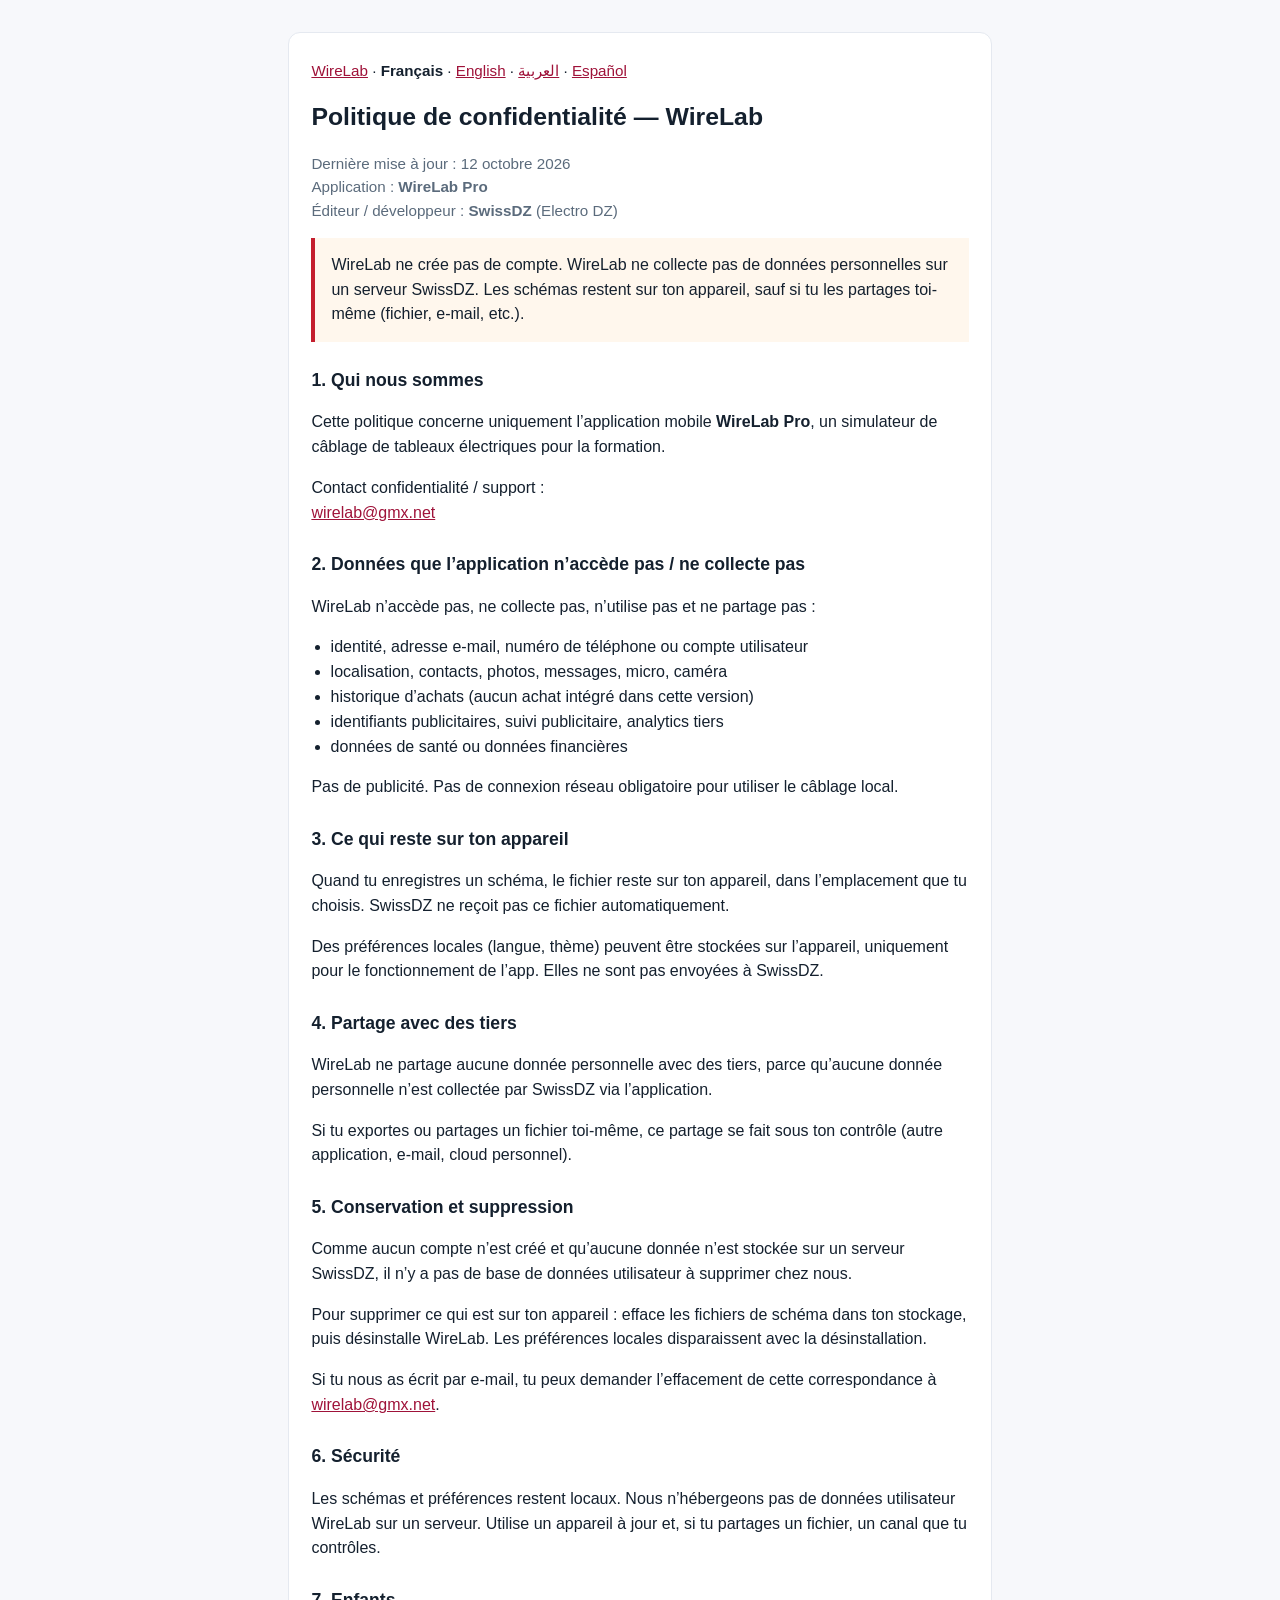
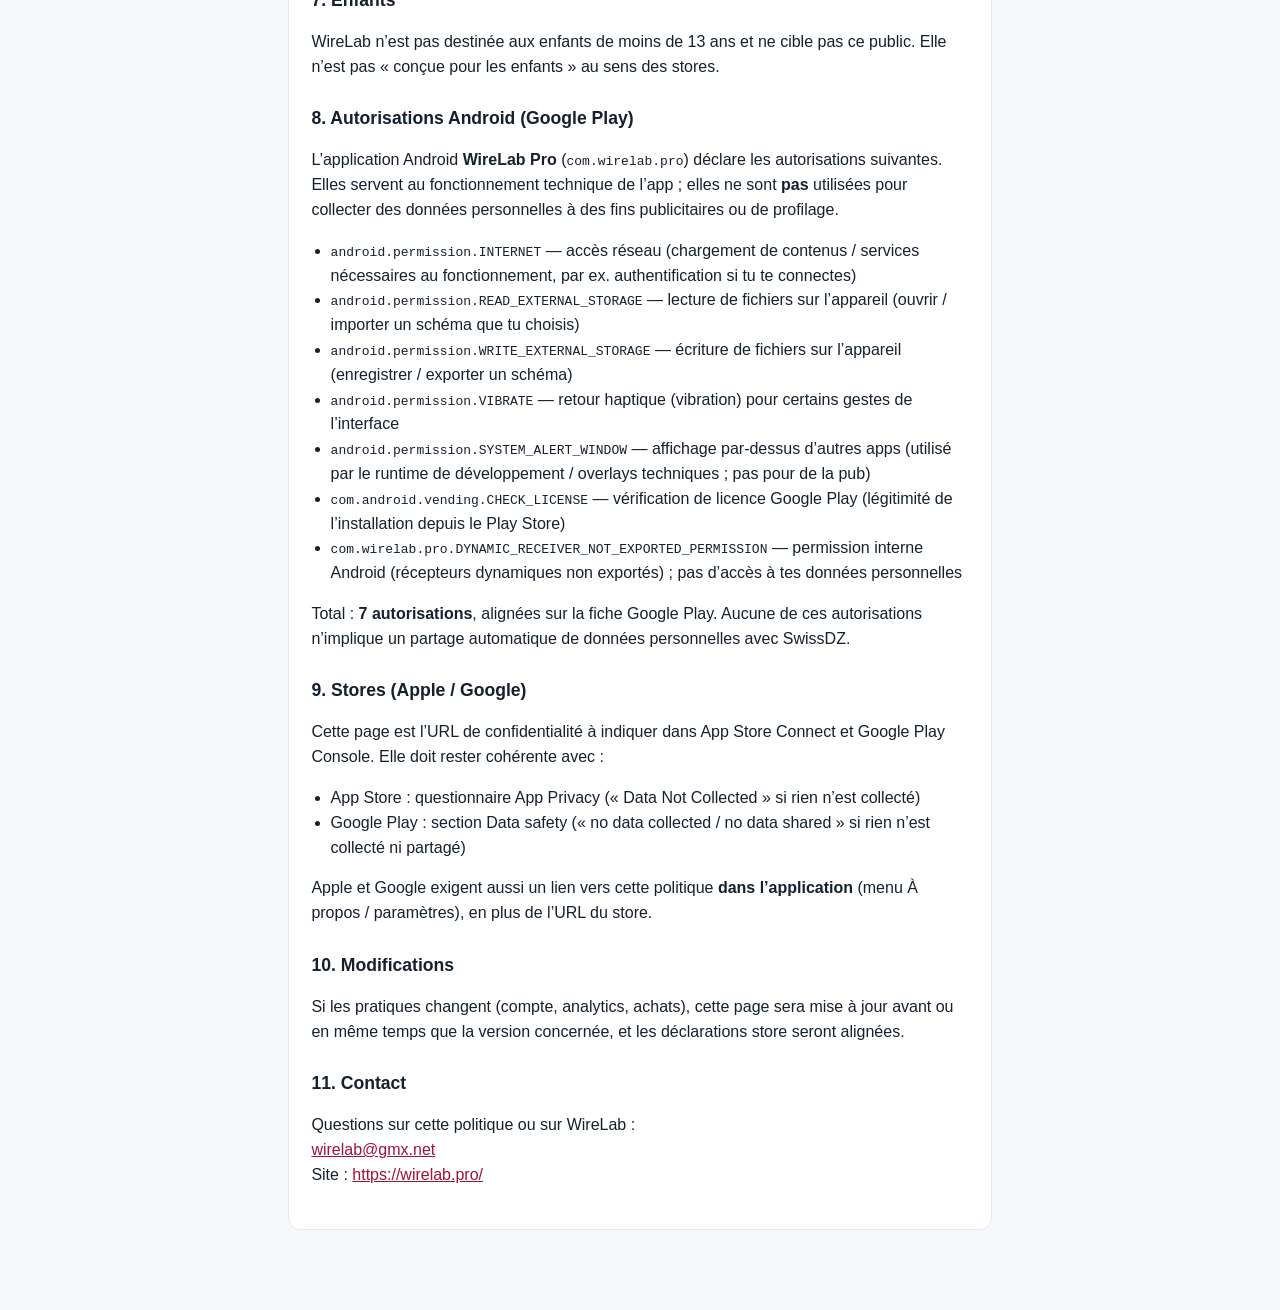
<file: privacy/confidentialite-fr.html>
<!DOCTYPE html>
<html lang="fr">
<head>
  <meta charset="utf-8">
  <meta name="viewport" content="width=device-width, initial-scale=1">
  <title>Politique de confidentialité — WireLab</title>
  <meta name="description" content="Politique de confidentialité de l’application WireLab par SwissDZ.">
  <style>
    body { font-family: -apple-system, BlinkMacSystemFont, "Segoe UI", Arial, sans-serif; max-width: 44rem; margin: 2rem auto; padding: 0 1.2rem 3rem; line-height: 1.55; color: #14202e; background: #f7f8fb; }
    main { background: #fff; padding: 1.6rem 1.4rem; border-radius: 12px; border: 1px solid #e5e9f0; }
    h1 { font-size: 1.55rem; margin: 0 0 .4rem; }
    h2 { font-size: 1.1rem; margin: 1.6rem 0 .5rem; }
    .meta { color: #5b6b7c; font-size: .95rem; }
    a { color: #9f1239; }
    ul { padding-left: 1.2rem; }
    .box { background: #fff7ed; border-left: 4px solid #c41e2e; padding: .9rem 1rem; margin: 1rem 0; }
    nav { margin-bottom: 1rem; font-size: .95rem; }
  </style>
</head>
<body>
  <main>
    <nav>
      <a href="index.html">WireLab</a> ·
      <strong>Français</strong> ·
      <a href="privacy-en.html">English</a> ·
      <a href="privacy-ar.html">العربية</a> ·
      <a href="privacy-es.html">Español</a>
    </nav>

    <h1>Politique de confidentialité — WireLab</h1>
    <p class="meta">Dernière mise à jour : 12 octobre 2026<br>
      Application : <strong>WireLab Pro</strong><br>
      Éditeur / développeur : <strong>SwissDZ</strong> (Electro DZ)</p>

    <div class="box">
      WireLab ne crée pas de compte. WireLab ne collecte pas de données personnelles sur un serveur SwissDZ.
      Les schémas restent sur ton appareil, sauf si tu les partages toi-même (fichier, e-mail, etc.).
    </div>

    <h2>1. Qui nous sommes</h2>
    <p>Cette politique concerne uniquement l’application mobile <strong>WireLab Pro</strong>, un simulateur de câblage de tableaux électriques pour la formation.</p>
    <p>Contact confidentialité / support :<br>
      <a href="mailto:wirelab@gmx.net">wirelab@gmx.net</a></p>

    <h2>2. Données que l’application n’accède pas / ne collecte pas</h2>
    <p>WireLab n’accède pas, ne collecte pas, n’utilise pas et ne partage pas :</p>
    <ul>
      <li>identité, adresse e-mail, numéro de téléphone ou compte utilisateur</li>
      <li>localisation, contacts, photos, messages, micro, caméra</li>
      <li>historique d’achats (aucun achat intégré dans cette version)</li>
      <li>identifiants publicitaires, suivi publicitaire, analytics tiers</li>
      <li>données de santé ou données financières</li>
    </ul>
    <p>Pas de publicité. Pas de connexion réseau obligatoire pour utiliser le câblage local.</p>

    <h2>3. Ce qui reste sur ton appareil</h2>
    <p>Quand tu enregistres un schéma, le fichier reste sur ton appareil, dans l’emplacement que tu choisis. SwissDZ ne reçoit pas ce fichier automatiquement.</p>
    <p>Des préférences locales (langue, thème) peuvent être stockées sur l’appareil, uniquement pour le fonctionnement de l’app. Elles ne sont pas envoyées à SwissDZ.</p>

    <h2>4. Partage avec des tiers</h2>
    <p>WireLab ne partage aucune donnée personnelle avec des tiers, parce qu’aucune donnée personnelle n’est collectée par SwissDZ via l’application.</p>
    <p>Si tu exportes ou partages un fichier toi-même, ce partage se fait sous ton contrôle (autre application, e-mail, cloud personnel).</p>

    <h2>5. Conservation et suppression</h2>
    <p>Comme aucun compte n’est créé et qu’aucune donnée n’est stockée sur un serveur SwissDZ, il n’y a pas de base de données utilisateur à supprimer chez nous.</p>
    <p>Pour supprimer ce qui est sur ton appareil : efface les fichiers de schéma dans ton stockage, puis désinstalle WireLab. Les préférences locales disparaissent avec la désinstallation.</p>
    <p>Si tu nous as écrit par e-mail, tu peux demander l’effacement de cette correspondance à <a href="mailto:wirelab@gmx.net">wirelab@gmx.net</a>.</p>

    <h2>6. Sécurité</h2>
    <p>Les schémas et préférences restent locaux. Nous n’hébergeons pas de données utilisateur WireLab sur un serveur. Utilise un appareil à jour et, si tu partages un fichier, un canal que tu contrôles.</p>

    <h2>7. Enfants</h2>
    <p>WireLab n’est pas destinée aux enfants de moins de 13 ans et ne cible pas ce public. Elle n’est pas « conçue pour les enfants » au sens des stores.</p>
    <h2>8. Autorisations Android (Google Play)</h2>
    <p>L’application Android <strong>WireLab Pro</strong> (<code>com.wirelab.pro</code>) déclare les autorisations suivantes. Elles servent au fonctionnement technique de l’app ; elles ne sont <strong>pas</strong> utilisées pour collecter des données personnelles à des fins publicitaires ou de profilage.</p>
    <ul>
      <li><code>android.permission.INTERNET</code> — accès réseau (chargement de contenus / services nécessaires au fonctionnement, par ex. authentification si tu te connectes)</li>
      <li><code>android.permission.READ_EXTERNAL_STORAGE</code> — lecture de fichiers sur l’appareil (ouvrir / importer un schéma que tu choisis)</li>
      <li><code>android.permission.WRITE_EXTERNAL_STORAGE</code> — écriture de fichiers sur l’appareil (enregistrer / exporter un schéma)</li>
      <li><code>android.permission.VIBRATE</code> — retour haptique (vibration) pour certains gestes de l’interface</li>
      <li><code>android.permission.SYSTEM_ALERT_WINDOW</code> — affichage par-dessus d’autres apps (utilisé par le runtime de développement / overlays techniques ; pas pour de la pub)</li>
      <li><code>com.android.vending.CHECK_LICENSE</code> — vérification de licence Google Play (légitimité de l’installation depuis le Play Store)</li>
      <li><code>com.wirelab.pro.DYNAMIC_RECEIVER_NOT_EXPORTED_PERMISSION</code> — permission interne Android (récepteurs dynamiques non exportés) ; pas d’accès à tes données personnelles</li>
    </ul>
    <p>Total : <strong>7 autorisations</strong>, alignées sur la fiche Google Play. Aucune de ces autorisations n’implique un partage automatique de données personnelles avec SwissDZ.</p>

<h2>9. Stores (Apple / Google)</h2>
    <p>Cette page est l’URL de confidentialité à indiquer dans App Store Connect et Google Play Console. Elle doit rester cohérente avec :</p>
    <ul>
      <li>App Store : questionnaire App Privacy (« Data Not Collected » si rien n’est collecté)</li>
      <li>Google Play : section Data safety (« no data collected / no data shared » si rien n’est collecté ni partagé)</li>
    </ul>
    <p>Apple et Google exigent aussi un lien vers cette politique <strong>dans l’application</strong> (menu À propos / paramètres), en plus de l’URL du store.</p>

    <h2>10. Modifications</h2>
    <p>Si les pratiques changent (compte, analytics, achats), cette page sera mise à jour avant ou en même temps que la version concernée, et les déclarations store seront alignées.</p>

    <h2>11. Contact</h2>
    <p>Questions sur cette politique ou sur WireLab :<br>
      <a href="mailto:wirelab@gmx.net">wirelab@gmx.net</a><br>
      Site : <a href="https://wirelab.pro/">https://wirelab.pro/</a></p>
  </main>
</body>
</html>
</file>
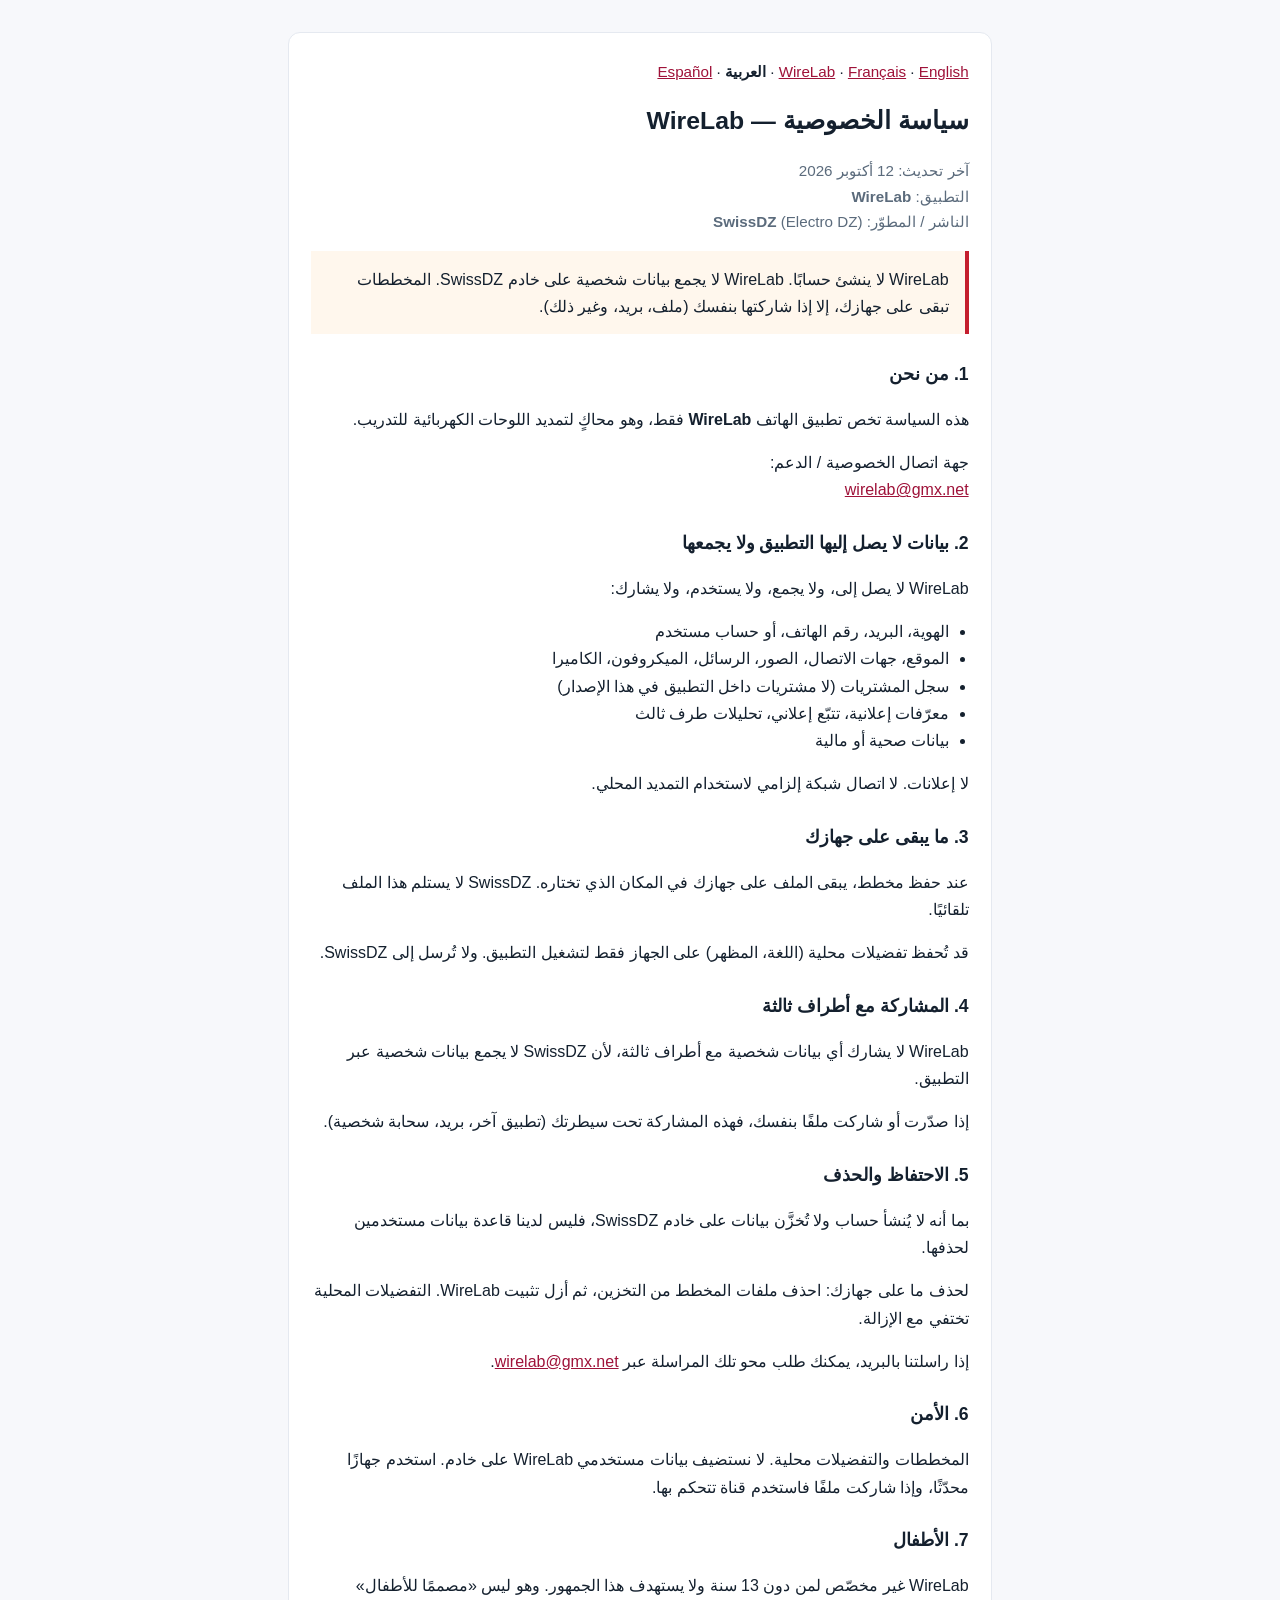
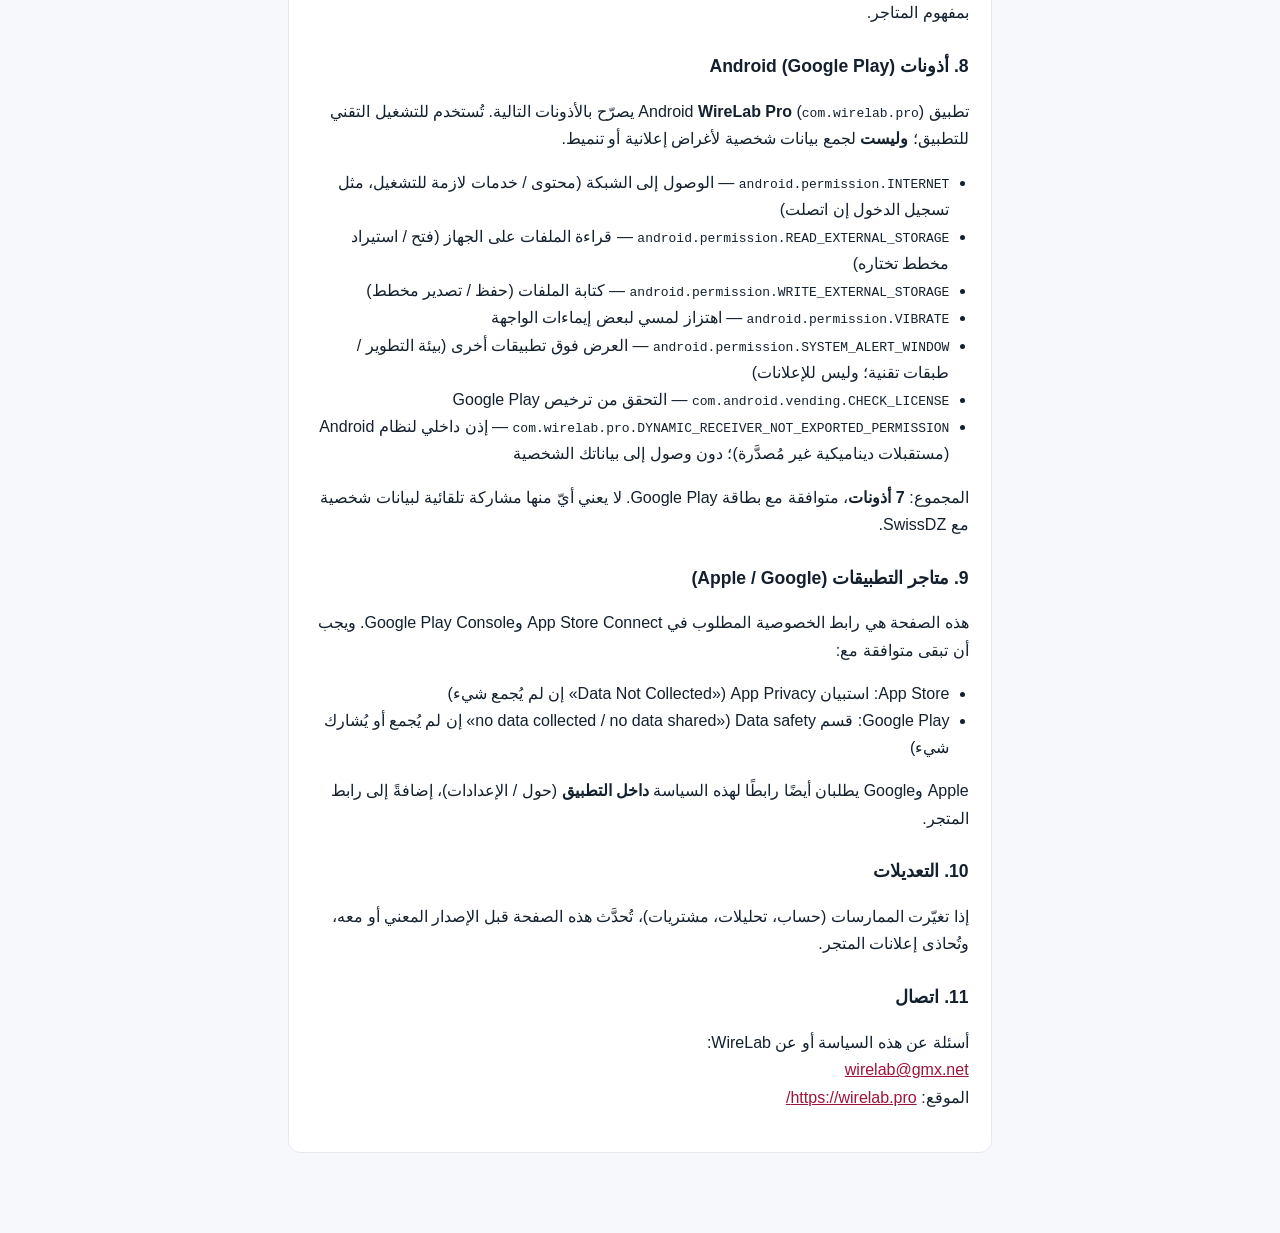
<file: privacy/privacy-ar.html>
<!DOCTYPE html>
<html lang="ar" dir="rtl">
<head>
  <meta charset="utf-8">
  <meta name="viewport" content="width=device-width, initial-scale=1">
  <title>سياسة الخصوصية — WireLab</title>
  <meta name="description" content="سياسة الخصوصية لتطبيق WireLab من SwissDZ.">
  <style>
    body { font-family: "SF Arabic", "Geeza Pro", Tahoma, sans-serif; max-width: 44rem; margin: 2rem auto; padding: 0 1.2rem 3rem; line-height: 1.7; color: #14202e; background: #f7f8fb; }
    main { background: #fff; padding: 1.6rem 1.4rem; border-radius: 12px; border: 1px solid #e5e9f0; }
    h1 { font-size: 1.55rem; margin: 0 0 .4rem; }
    h2 { font-size: 1.1rem; margin: 1.6rem 0 .5rem; }
    .meta { color: #5b6b7c; font-size: .95rem; }
    a { color: #9f1239; }
    ul { padding-right: 1.2rem; }
    .box { background: #fff7ed; border-right: 4px solid #c41e2e; padding: .9rem 1rem; margin: 1rem 0; }
    nav { margin-bottom: 1rem; font-size: .95rem; }
  </style>
</head>
<body>
  <main>
    <nav>
      <a href="index.html">WireLab</a> ·
      <a href="confidentialite-fr.html">Français</a> ·
      <a href="privacy-en.html">English</a> ·
      <strong>العربية</strong> ·
      <a href="privacy-es.html">Español</a>
    </nav>

    <h1>سياسة الخصوصية — WireLab</h1>
    <p class="meta">آخر تحديث: 12 أكتوبر 2026<br>
      التطبيق: <strong>WireLab</strong><br>
      الناشر / المطوّر: <strong>SwissDZ</strong> (Electro DZ)</p>

    <div class="box">
      WireLab لا ينشئ حسابًا. WireLab لا يجمع بيانات شخصية على خادم SwissDZ.
      المخططات تبقى على جهازك، إلا إذا شاركتها بنفسك (ملف، بريد، وغير ذلك).
    </div>

    <h2>1. من نحن</h2>
    <p>هذه السياسة تخص تطبيق الهاتف <strong>WireLab</strong> فقط، وهو محاكٍ لتمديد اللوحات الكهربائية للتدريب.</p>
    <p>جهة اتصال الخصوصية / الدعم:<br>
      <a href="mailto:wirelab@gmx.net">wirelab@gmx.net</a></p>

    <h2>2. بيانات لا يصل إليها التطبيق ولا يجمعها</h2>
    <p>WireLab لا يصل إلى، ولا يجمع، ولا يستخدم، ولا يشارك:</p>
    <ul>
      <li>الهوية، البريد، رقم الهاتف، أو حساب مستخدم</li>
      <li>الموقع، جهات الاتصال، الصور، الرسائل، الميكروفون، الكاميرا</li>
      <li>سجل المشتريات (لا مشتريات داخل التطبيق في هذا الإصدار)</li>
      <li>معرّفات إعلانية، تتبّع إعلاني، تحليلات طرف ثالث</li>
      <li>بيانات صحية أو مالية</li>
    </ul>
    <p>لا إعلانات. لا اتصال شبكة إلزامي لاستخدام التمديد المحلي.</p>

    <h2>3. ما يبقى على جهازك</h2>
    <p>عند حفظ مخطط، يبقى الملف على جهازك في المكان الذي تختاره. SwissDZ لا يستلم هذا الملف تلقائيًا.</p>
    <p>قد تُحفظ تفضيلات محلية (اللغة، المظهر) على الجهاز فقط لتشغيل التطبيق. ولا تُرسل إلى SwissDZ.</p>

    <h2>4. المشاركة مع أطراف ثالثة</h2>
    <p>WireLab لا يشارك أي بيانات شخصية مع أطراف ثالثة، لأن SwissDZ لا يجمع بيانات شخصية عبر التطبيق.</p>
    <p>إذا صدّرت أو شاركت ملفًا بنفسك، فهذه المشاركة تحت سيطرتك (تطبيق آخر، بريد، سحابة شخصية).</p>

    <h2>5. الاحتفاظ والحذف</h2>
    <p>بما أنه لا يُنشأ حساب ولا تُخزَّن بيانات على خادم SwissDZ، فليس لدينا قاعدة بيانات مستخدمين لحذفها.</p>
    <p>لحذف ما على جهازك: احذف ملفات المخطط من التخزين، ثم أزل تثبيت WireLab. التفضيلات المحلية تختفي مع الإزالة.</p>
    <p>إذا راسلتنا بالبريد، يمكنك طلب محو تلك المراسلة عبر <a href="mailto:wirelab@gmx.net">wirelab@gmx.net</a>.</p>

    <h2>6. الأمن</h2>
    <p>المخططات والتفضيلات محلية. لا نستضيف بيانات مستخدمي WireLab على خادم. استخدم جهازًا محدّثًا، وإذا شاركت ملفًا فاستخدم قناة تتحكم بها.</p>

    <h2>7. الأطفال</h2>
    <p>WireLab غير مخصّص لمن دون 13 سنة ولا يستهدف هذا الجمهور. وهو ليس «مصممًا للأطفال» بمفهوم المتاجر.</p>

        <h2>8. أذونات Android (Google Play)</h2>
    <p>تطبيق Android <strong>WireLab Pro</strong> (<code>com.wirelab.pro</code>) يصرّح بالأذونات التالية. تُستخدم للتشغيل التقني للتطبيق؛ <strong>وليست</strong> لجمع بيانات شخصية لأغراض إعلانية أو تنميط.</p>
    <ul>
      <li><code>android.permission.INTERNET</code> — الوصول إلى الشبكة (محتوى / خدمات لازمة للتشغيل، مثل تسجيل الدخول إن اتصلت)</li>
      <li><code>android.permission.READ_EXTERNAL_STORAGE</code> — قراءة الملفات على الجهاز (فتح / استيراد مخطط تختاره)</li>
      <li><code>android.permission.WRITE_EXTERNAL_STORAGE</code> — كتابة الملفات (حفظ / تصدير مخطط)</li>
      <li><code>android.permission.VIBRATE</code> — اهتزاز لمسي لبعض إيماءات الواجهة</li>
      <li><code>android.permission.SYSTEM_ALERT_WINDOW</code> — العرض فوق تطبيقات أخرى (بيئة التطوير / طبقات تقنية؛ وليس للإعلانات)</li>
      <li><code>com.android.vending.CHECK_LICENSE</code> — التحقق من ترخيص Google Play</li>
      <li><code>com.wirelab.pro.DYNAMIC_RECEIVER_NOT_EXPORTED_PERMISSION</code> — إذن داخلي لنظام Android (مستقبلات ديناميكية غير مُصدَّرة)؛ دون وصول إلى بياناتك الشخصية</li>
    </ul>
    <p>المجموع: <strong>7 أذونات</strong>، متوافقة مع بطاقة Google Play. لا يعني أيّ منها مشاركة تلقائية لبيانات شخصية مع SwissDZ.</p>

<h2>9. متاجر التطبيقات (Apple / Google)</h2>
    <p>هذه الصفحة هي رابط الخصوصية المطلوب في App Store Connect وGoogle Play Console. ويجب أن تبقى متوافقة مع:</p>
    <ul>
      <li>App Store: استبيان App Privacy («Data Not Collected» إن لم يُجمع شيء)</li>
      <li>Google Play: قسم Data safety («no data collected / no data shared» إن لم يُجمع أو يُشارك شيء)</li>
    </ul>
    <p>Apple وGoogle يطلبان أيضًا رابطًا لهذه السياسة <strong>داخل التطبيق</strong> (حول / الإعدادات)، إضافةً إلى رابط المتجر.</p>

    <h2>10. التعديلات</h2>
    <p>إذا تغيّرت الممارسات (حساب، تحليلات، مشتريات)، تُحدَّث هذه الصفحة قبل الإصدار المعني أو معه، وتُحاذى إعلانات المتجر.</p>

    <h2>11. اتصال</h2>
    <p>أسئلة عن هذه السياسة أو عن WireLab:<br>
      <a href="mailto:wirelab@gmx.net">wirelab@gmx.net</a><br>
      الموقع: <a href="https://wirelab.pro/">https://wirelab.pro/</a></p>
  </main>
</body>
</html>
</file>
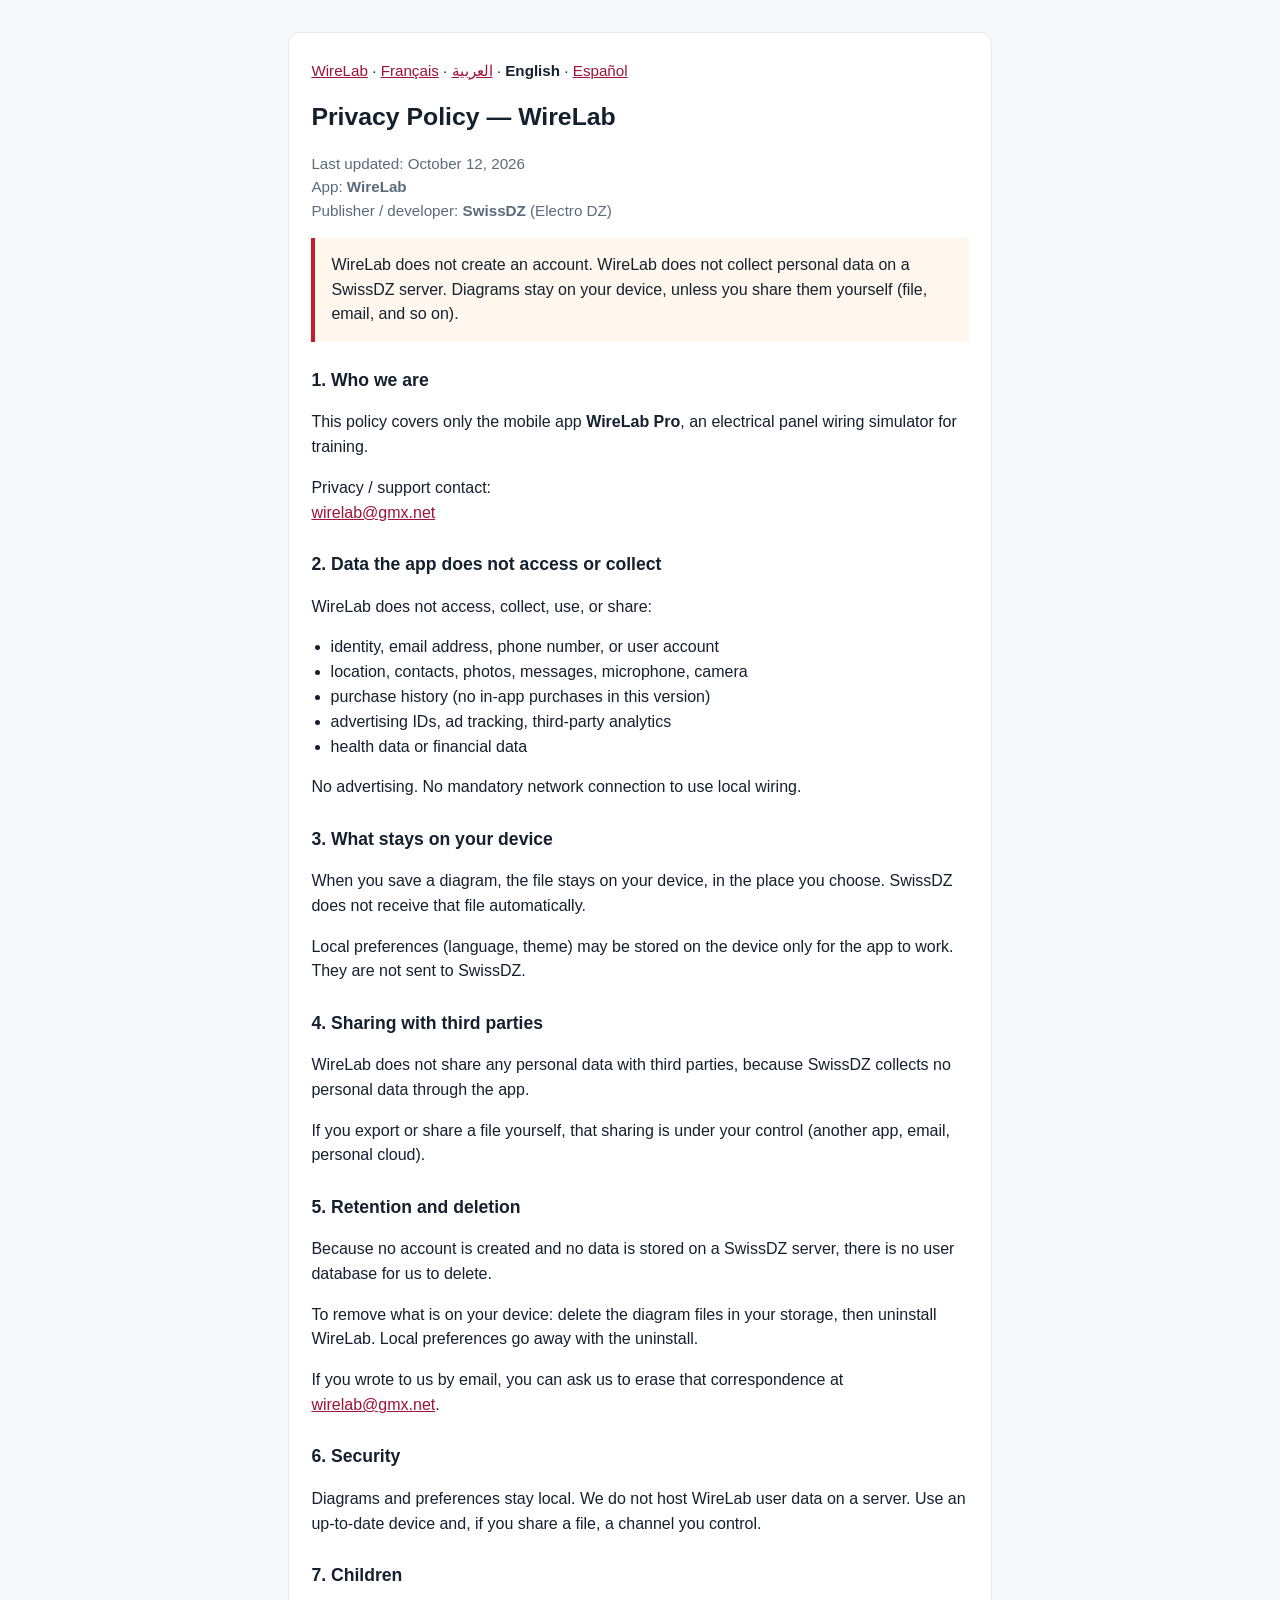
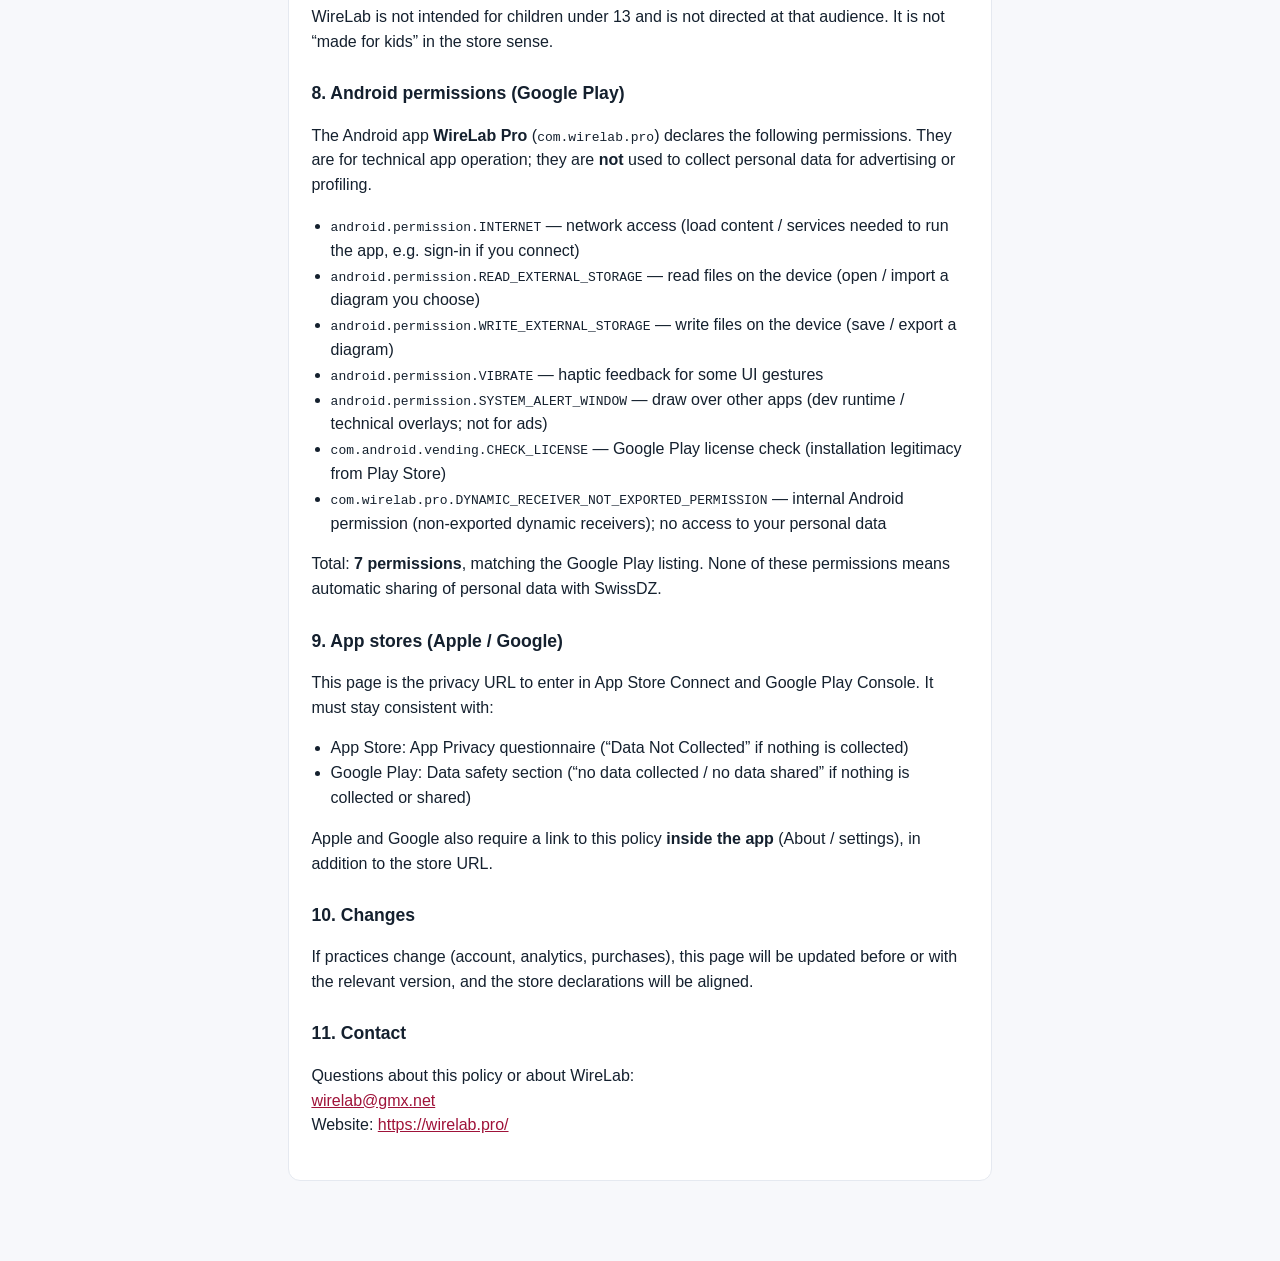
<file: privacy/privacy-en.html>
<!DOCTYPE html>
<html lang="en">
<head>
  <meta charset="utf-8">
  <meta name="viewport" content="width=device-width, initial-scale=1">
  <title>Privacy Policy — WireLab</title>
  <meta name="description" content="Privacy Policy for the WireLab app by SwissDZ.">
  <style>
    body { font-family: -apple-system, BlinkMacSystemFont, "Segoe UI", Arial, sans-serif; max-width: 44rem; margin: 2rem auto; padding: 0 1.2rem 3rem; line-height: 1.55; color: #14202e; background: #f7f8fb; }
    main { background: #fff; padding: 1.6rem 1.4rem; border-radius: 12px; border: 1px solid #e5e9f0; }
    h1 { font-size: 1.55rem; margin: 0 0 .4rem; }
    h2 { font-size: 1.1rem; margin: 1.6rem 0 .5rem; }
    .meta { color: #5b6b7c; font-size: .95rem; }
    a { color: #9f1239; }
    ul { padding-left: 1.2rem; }
    .box { background: #fff7ed; border-left: 4px solid #c41e2e; padding: .9rem 1rem; margin: 1rem 0; }
    nav { margin-bottom: 1rem; font-size: .95rem; }
  </style>
</head>
<body>
  <main>
    <nav>
      <a href="index.html">WireLab</a> ·
      <a href="confidentialite-fr.html">Français</a> ·
      <a href="privacy-ar.html">العربية</a> ·
      <strong>English</strong> ·
      <a href="privacy-es.html">Español</a>
    </nav>

    <h1>Privacy Policy — WireLab</h1>
    <p class="meta">Last updated: October 12, 2026<br>
      App: <strong>WireLab</strong><br>
      Publisher / developer: <strong>SwissDZ</strong> (Electro DZ)</p>

    <div class="box">
      WireLab does not create an account. WireLab does not collect personal data on a SwissDZ server.
      Diagrams stay on your device, unless you share them yourself (file, email, and so on).
    </div>

    <h2>1. Who we are</h2>
    <p>This policy covers only the mobile app <strong>WireLab Pro</strong>, an electrical panel wiring simulator for training.</p>
    <p>Privacy / support contact:<br>
      <a href="mailto:wirelab@gmx.net">wirelab@gmx.net</a></p>

    <h2>2. Data the app does not access or collect</h2>
    <p>WireLab does not access, collect, use, or share:</p>
    <ul>
      <li>identity, email address, phone number, or user account</li>
      <li>location, contacts, photos, messages, microphone, camera</li>
      <li>purchase history (no in-app purchases in this version)</li>
      <li>advertising IDs, ad tracking, third-party analytics</li>
      <li>health data or financial data</li>
    </ul>
    <p>No advertising. No mandatory network connection to use local wiring.</p>

    <h2>3. What stays on your device</h2>
    <p>When you save a diagram, the file stays on your device, in the place you choose. SwissDZ does not receive that file automatically.</p>
    <p>Local preferences (language, theme) may be stored on the device only for the app to work. They are not sent to SwissDZ.</p>

    <h2>4. Sharing with third parties</h2>
    <p>WireLab does not share any personal data with third parties, because SwissDZ collects no personal data through the app.</p>
    <p>If you export or share a file yourself, that sharing is under your control (another app, email, personal cloud).</p>

    <h2>5. Retention and deletion</h2>
    <p>Because no account is created and no data is stored on a SwissDZ server, there is no user database for us to delete.</p>
    <p>To remove what is on your device: delete the diagram files in your storage, then uninstall WireLab. Local preferences go away with the uninstall.</p>
    <p>If you wrote to us by email, you can ask us to erase that correspondence at <a href="mailto:wirelab@gmx.net">wirelab@gmx.net</a>.</p>

    <h2>6. Security</h2>
    <p>Diagrams and preferences stay local. We do not host WireLab user data on a server. Use an up-to-date device and, if you share a file, a channel you control.</p>

    <h2>7. Children</h2>
    <p>WireLab is not intended for children under 13 and is not directed at that audience. It is not “made for kids” in the store sense.</p>

        <h2>8. Android permissions (Google Play)</h2>
    <p>The Android app <strong>WireLab Pro</strong> (<code>com.wirelab.pro</code>) declares the following permissions. They are for technical app operation; they are <strong>not</strong> used to collect personal data for advertising or profiling.</p>
    <ul>
      <li><code>android.permission.INTERNET</code> — network access (load content / services needed to run the app, e.g. sign-in if you connect)</li>
      <li><code>android.permission.READ_EXTERNAL_STORAGE</code> — read files on the device (open / import a diagram you choose)</li>
      <li><code>android.permission.WRITE_EXTERNAL_STORAGE</code> — write files on the device (save / export a diagram)</li>
      <li><code>android.permission.VIBRATE</code> — haptic feedback for some UI gestures</li>
      <li><code>android.permission.SYSTEM_ALERT_WINDOW</code> — draw over other apps (dev runtime / technical overlays; not for ads)</li>
      <li><code>com.android.vending.CHECK_LICENSE</code> — Google Play license check (installation legitimacy from Play Store)</li>
      <li><code>com.wirelab.pro.DYNAMIC_RECEIVER_NOT_EXPORTED_PERMISSION</code> — internal Android permission (non-exported dynamic receivers); no access to your personal data</li>
    </ul>
    <p>Total: <strong>7 permissions</strong>, matching the Google Play listing. None of these permissions means automatic sharing of personal data with SwissDZ.</p>

<h2>9. App stores (Apple / Google)</h2>
    <p>This page is the privacy URL to enter in App Store Connect and Google Play Console. It must stay consistent with:</p>
    <ul>
      <li>App Store: App Privacy questionnaire (“Data Not Collected” if nothing is collected)</li>
      <li>Google Play: Data safety section (“no data collected / no data shared” if nothing is collected or shared)</li>
    </ul>
    <p>Apple and Google also require a link to this policy <strong>inside the app</strong> (About / settings), in addition to the store URL.</p>

    <h2>10. Changes</h2>
    <p>If practices change (account, analytics, purchases), this page will be updated before or with the relevant version, and the store declarations will be aligned.</p>

    <h2>11. Contact</h2>
    <p>Questions about this policy or about WireLab:<br>
      <a href="mailto:wirelab@gmx.net">wirelab@gmx.net</a><br>
      Website: <a href="https://wirelab.pro/">https://wirelab.pro/</a></p>
  </main>
</body>
</html>
</file>
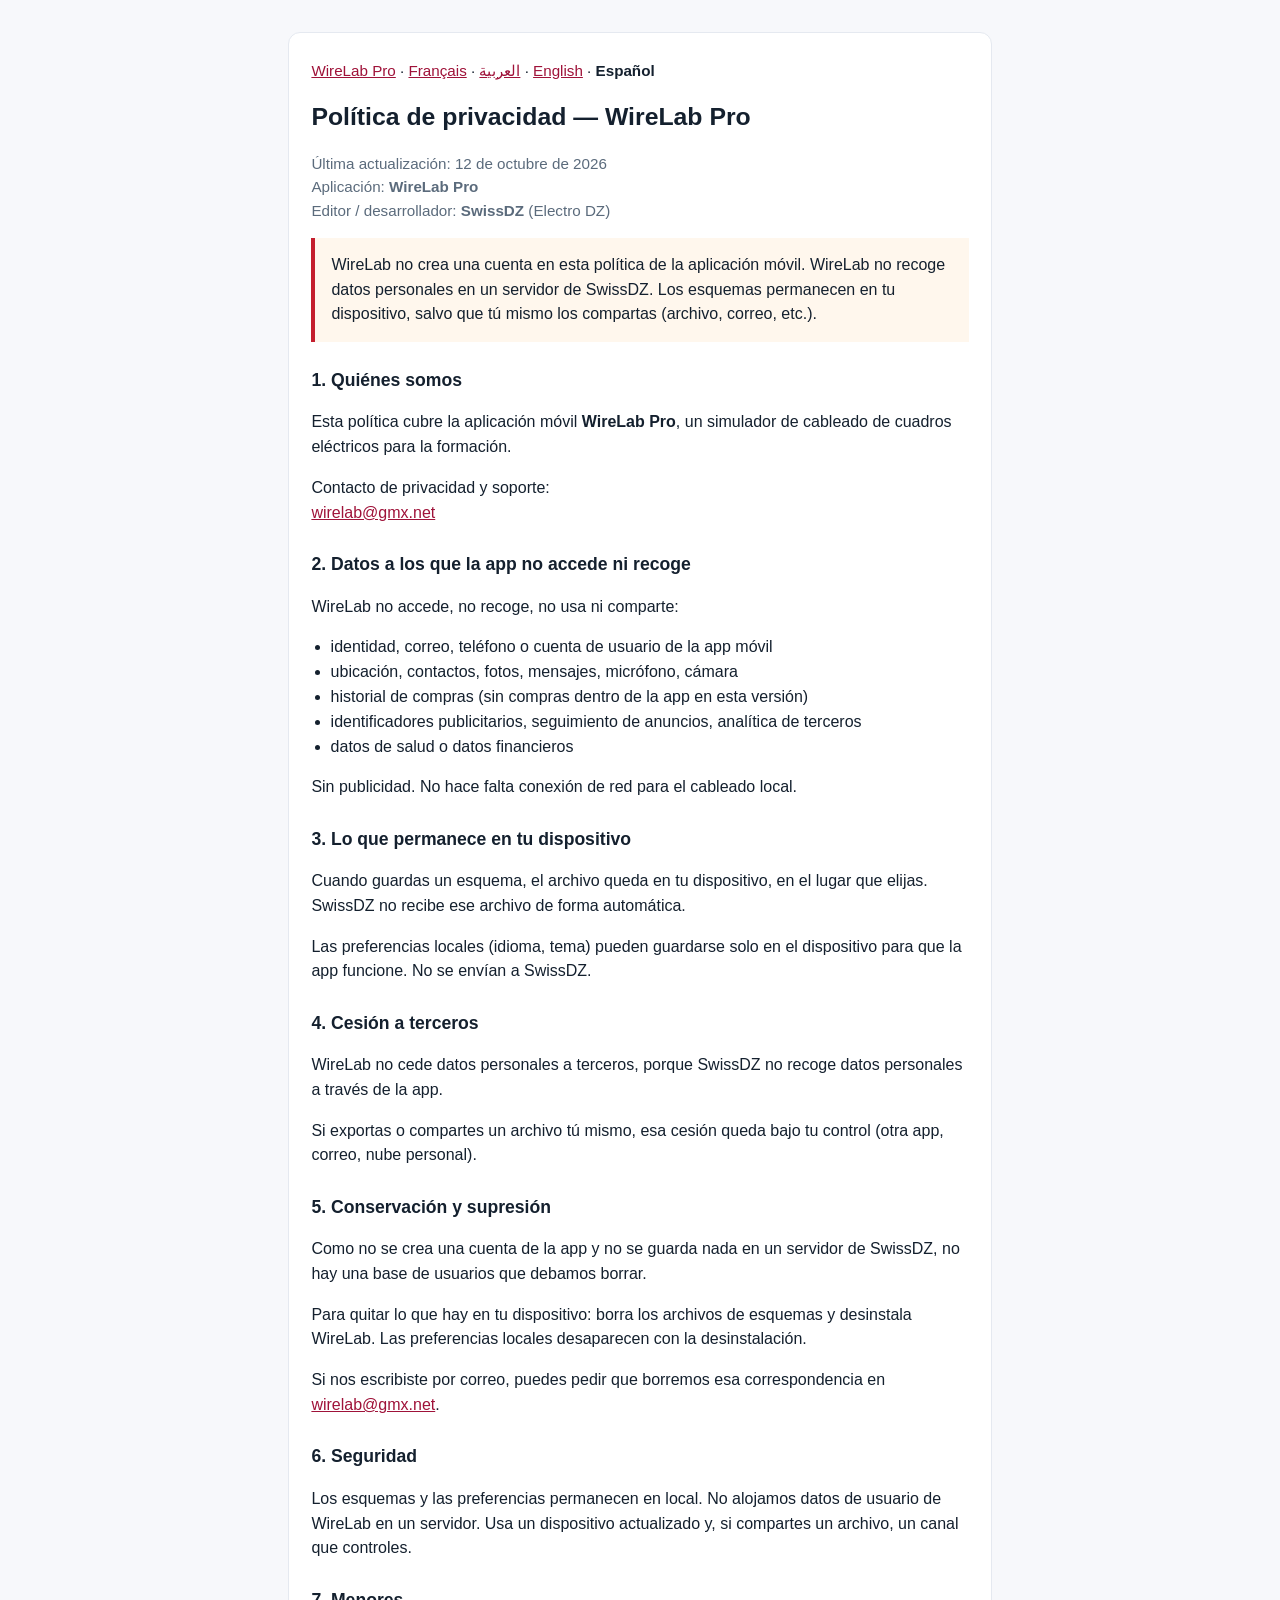
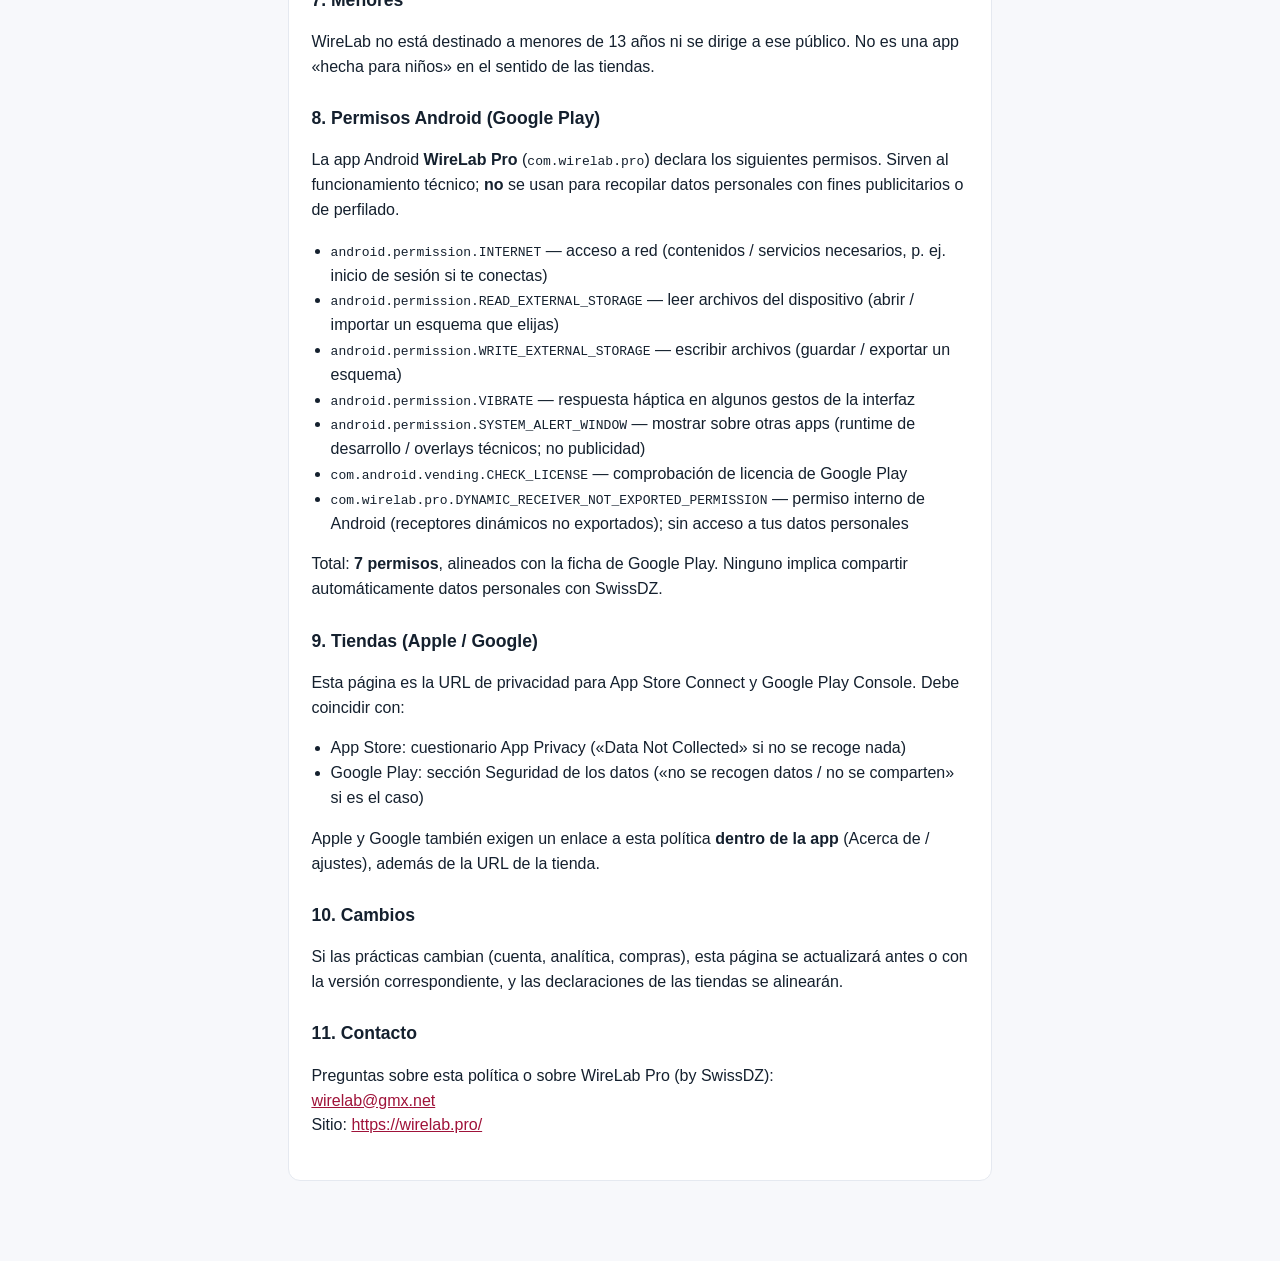
<file: privacy/privacy-es.html>
<!DOCTYPE html>
<html lang="es">
<head>
  <meta charset="utf-8">
  <meta name="viewport" content="width=device-width, initial-scale=1">
  <title>Política de privacidad — WireLab Pro</title>
  <meta name="description" content="Política de privacidad de WireLab Pro. by SwissDZ.">
  <style>
    body { font-family: -apple-system, BlinkMacSystemFont, "Segoe UI", Arial, sans-serif; max-width: 44rem; margin: 2rem auto; padding: 0 1.2rem 3rem; line-height: 1.55; color: #14202e; background: #f7f8fb; }
    main { background: #fff; padding: 1.6rem 1.4rem; border-radius: 12px; border: 1px solid #e5e9f0; }
    h1 { font-size: 1.55rem; margin: 0 0 .4rem; }
    h2 { font-size: 1.1rem; margin: 1.6rem 0 .5rem; }
    .meta { color: #5b6b7c; font-size: .95rem; }
    a { color: #9f1239; }
    ul { padding-left: 1.2rem; }
    .box { background: #fff7ed; border-left: 4px solid #c41e2e; padding: .9rem 1rem; margin: 1rem 0; }
    nav { margin-bottom: 1rem; font-size: .95rem; }
  </style>
</head>
<body>
  <main>
    <nav>
      <a href="index.html">WireLab Pro</a> ·
      <a href="confidentialite-fr.html">Français</a> ·
      <a href="privacy-ar.html">العربية</a> ·
      <a href="privacy-en.html">English</a> ·
      <strong>Español</strong>
    </nav>

    <h1>Política de privacidad — WireLab Pro</h1>
    <p class="meta">Última actualización: 12 de octubre de 2026<br>
      Aplicación: <strong>WireLab Pro</strong><br>
      Editor / desarrollador: <strong>SwissDZ</strong> (Electro DZ)</p>

    <div class="box">
      WireLab no crea una cuenta en esta política de la aplicación móvil. WireLab no recoge datos personales en un servidor de SwissDZ.
      Los esquemas permanecen en tu dispositivo, salvo que tú mismo los compartas (archivo, correo, etc.).
    </div>

    <h2>1. Quiénes somos</h2>
    <p>Esta política cubre la aplicación móvil <strong>WireLab Pro</strong>, un simulador de cableado de cuadros eléctricos para la formación.</p>
    <p>Contacto de privacidad y soporte:<br>
      <a href="mailto:wirelab@gmx.net">wirelab@gmx.net</a></p>

    <h2>2. Datos a los que la app no accede ni recoge</h2>
    <p>WireLab no accede, no recoge, no usa ni comparte:</p>
    <ul>
      <li>identidad, correo, teléfono o cuenta de usuario de la app móvil</li>
      <li>ubicación, contactos, fotos, mensajes, micrófono, cámara</li>
      <li>historial de compras (sin compras dentro de la app en esta versión)</li>
      <li>identificadores publicitarios, seguimiento de anuncios, analítica de terceros</li>
      <li>datos de salud o datos financieros</li>
    </ul>
    <p>Sin publicidad. No hace falta conexión de red para el cableado local.</p>

    <h2>3. Lo que permanece en tu dispositivo</h2>
    <p>Cuando guardas un esquema, el archivo queda en tu dispositivo, en el lugar que elijas. SwissDZ no recibe ese archivo de forma automática.</p>
    <p>Las preferencias locales (idioma, tema) pueden guardarse solo en el dispositivo para que la app funcione. No se envían a SwissDZ.</p>

    <h2>4. Cesión a terceros</h2>
    <p>WireLab no cede datos personales a terceros, porque SwissDZ no recoge datos personales a través de la app.</p>
    <p>Si exportas o compartes un archivo tú mismo, esa cesión queda bajo tu control (otra app, correo, nube personal).</p>

    <h2>5. Conservación y supresión</h2>
    <p>Como no se crea una cuenta de la app y no se guarda nada en un servidor de SwissDZ, no hay una base de usuarios que debamos borrar.</p>
    <p>Para quitar lo que hay en tu dispositivo: borra los archivos de esquemas y desinstala WireLab. Las preferencias locales desaparecen con la desinstalación.</p>
    <p>Si nos escribiste por correo, puedes pedir que borremos esa correspondencia en <a href="mailto:wirelab@gmx.net">wirelab@gmx.net</a>.</p>

    <h2>6. Seguridad</h2>
    <p>Los esquemas y las preferencias permanecen en local. No alojamos datos de usuario de WireLab en un servidor. Usa un dispositivo actualizado y, si compartes un archivo, un canal que controles.</p>

    <h2>7. Menores</h2>
    <p>WireLab no está destinado a menores de 13 años ni se dirige a ese público. No es una app «hecha para niños» en el sentido de las tiendas.</p>
    <h2>8. Permisos Android (Google Play)</h2>
    <p>La app Android <strong>WireLab Pro</strong> (<code>com.wirelab.pro</code>) declara los siguientes permisos. Sirven al funcionamiento técnico; <strong>no</strong> se usan para recopilar datos personales con fines publicitarios o de perfilado.</p>
    <ul>
      <li><code>android.permission.INTERNET</code> — acceso a red (contenidos / servicios necesarios, p. ej. inicio de sesión si te conectas)</li>
      <li><code>android.permission.READ_EXTERNAL_STORAGE</code> — leer archivos del dispositivo (abrir / importar un esquema que elijas)</li>
      <li><code>android.permission.WRITE_EXTERNAL_STORAGE</code> — escribir archivos (guardar / exportar un esquema)</li>
      <li><code>android.permission.VIBRATE</code> — respuesta háptica en algunos gestos de la interfaz</li>
      <li><code>android.permission.SYSTEM_ALERT_WINDOW</code> — mostrar sobre otras apps (runtime de desarrollo / overlays técnicos; no publicidad)</li>
      <li><code>com.android.vending.CHECK_LICENSE</code> — comprobación de licencia de Google Play</li>
      <li><code>com.wirelab.pro.DYNAMIC_RECEIVER_NOT_EXPORTED_PERMISSION</code> — permiso interno de Android (receptores dinámicos no exportados); sin acceso a tus datos personales</li>
    </ul>
    <p>Total: <strong>7 permisos</strong>, alineados con la ficha de Google Play. Ninguno implica compartir automáticamente datos personales con SwissDZ.</p>

<h2>9. Tiendas (Apple / Google)</h2>
    <p>Esta página es la URL de privacidad para App Store Connect y Google Play Console. Debe coincidir con:</p>
    <ul>
      <li>App Store: cuestionario App Privacy («Data Not Collected» si no se recoge nada)</li>
      <li>Google Play: sección Seguridad de los datos («no se recogen datos / no se comparten» si es el caso)</li>
    </ul>
    <p>Apple y Google también exigen un enlace a esta política <strong>dentro de la app</strong> (Acerca de / ajustes), además de la URL de la tienda.</p>

    <h2>10. Cambios</h2>
    <p>Si las prácticas cambian (cuenta, analítica, compras), esta página se actualizará antes o con la versión correspondiente, y las declaraciones de las tiendas se alinearán.</p>

    <h2>11. Contacto</h2>
    <p>Preguntas sobre esta política o sobre WireLab Pro (by SwissDZ):<br>
      <a href="mailto:wirelab@gmx.net">wirelab@gmx.net</a><br>
      Sitio: <a href="https://wirelab.pro/">https://wirelab.pro/</a></p>
  </main>
</body>
</html>
</file>
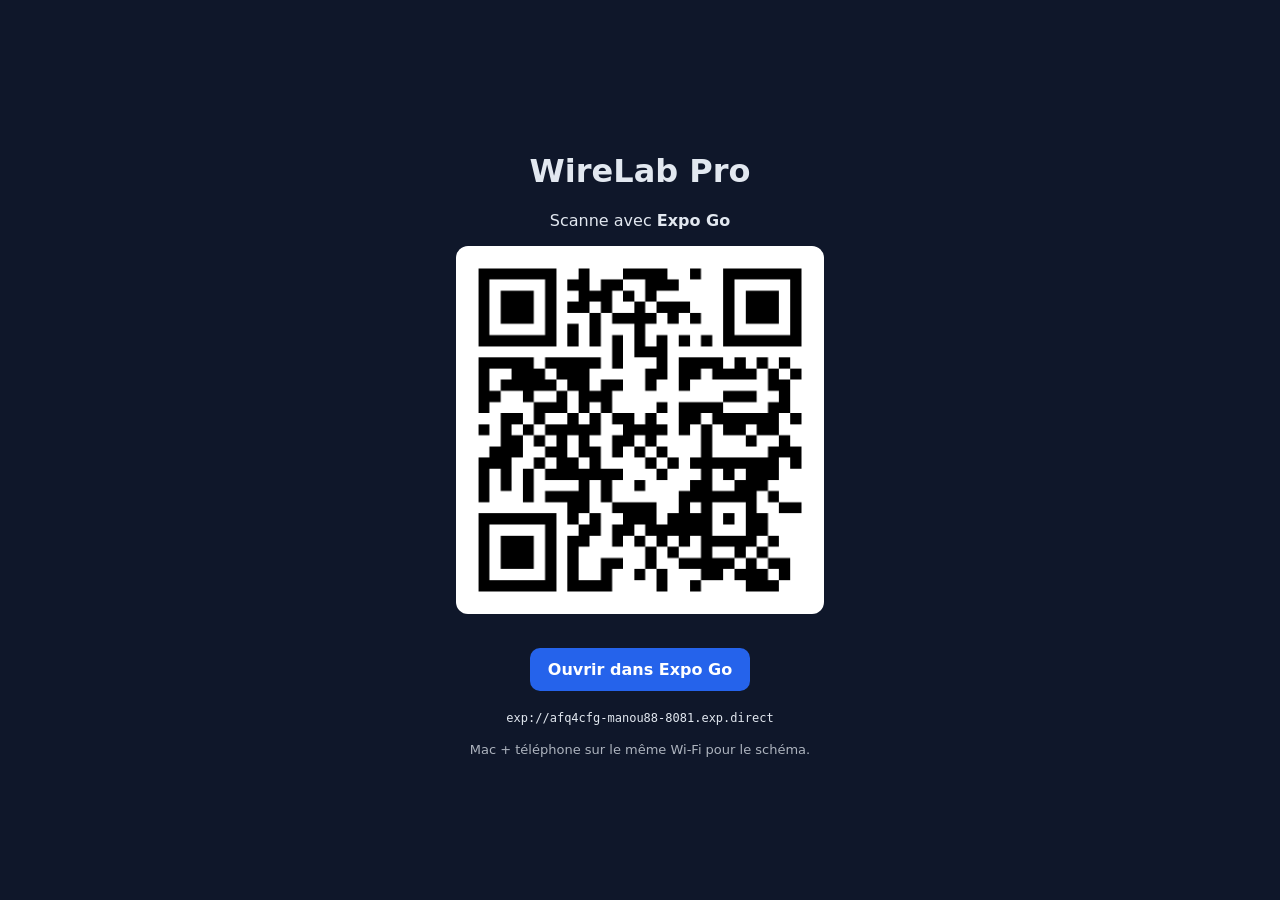
<file: swissdz-panel/store/expo-go.html>
<!DOCTYPE html>
<html lang="fr"><head><meta charset="utf-8"><meta name="viewport" content="width=device-width,initial-scale=1">
<title>WireLab Pro — Expo Go</title>
<style>
body{font-family:system-ui,sans-serif;margin:0;min-height:100vh;display:grid;place-items:center;background:#0f172a;color:#e2e8f0}
.card{text-align:center;padding:24px;max-width:440px}
img{width:min(340px,84vw);height:auto;background:#fff;border-radius:12px;padding:14px}
a.btn{display:inline-block;margin-top:14px;padding:12px 18px;background:#2563eb;color:#fff;text-decoration:none;border-radius:10px;font-weight:700}
code{font-size:12px;word-break:break-all}
</style></head><body><div class="card">
<h1>WireLab Pro</h1>
<p>Scanne avec <b>Expo Go</b></p>
<img src="expo-go-qr.png?v=1791028236" alt="QR Expo Go">
<p><a class="btn" href="exp://afq4cfg-manou88-8081.exp.direct">Ouvrir dans Expo Go</a></p>
<p><code>exp://afq4cfg-manou88-8081.exp.direct</code></p>
<p style="opacity:.75;font-size:13px">Mac + téléphone sur le même Wi‑Fi pour le schéma.</p>
</div></body></html>
</file>
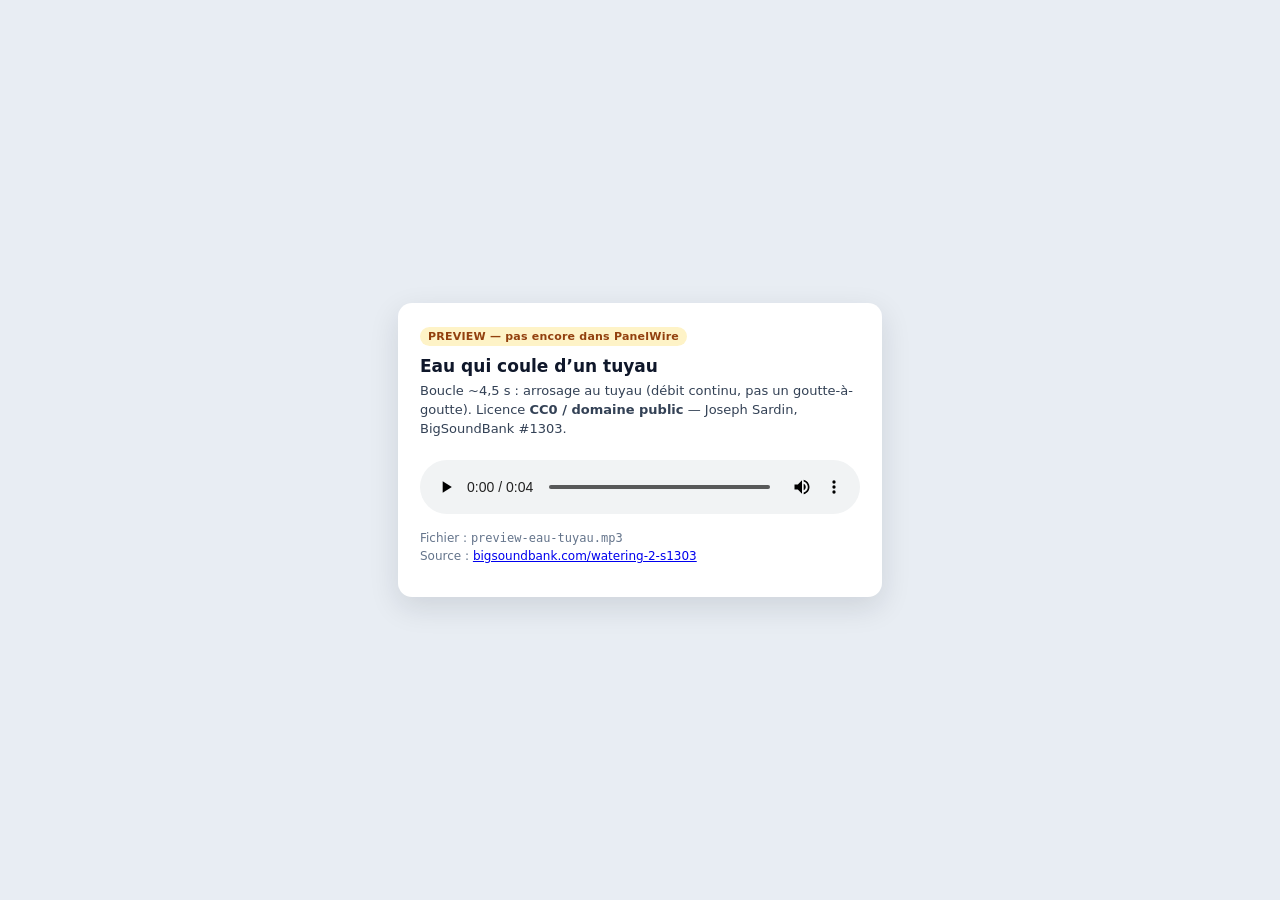
<file: swissdz-panel/assets/audio/preview-eau-tuyau.html>
<!DOCTYPE html>
<html lang="fr">
<head>
  <meta charset="utf-8" />
  <meta name="viewport" content="width=device-width, initial-scale=1" />
  <title>Preview — eau tuyau / pompe (non branché)</title>
  <style>
    :root { color-scheme: light dark; }
    body {
      margin: 0; min-height: 100vh; display: grid; place-items: center;
      font-family: "Segoe UI", system-ui, sans-serif;
      background: #e8edf3; color: #0f172a;
    }
    .card {
      width: min(440px, 92vw); padding: 22px 22px 18px;
      background: #fff; border-radius: 14px;
      box-shadow: 0 10px 30px rgba(15,23,42,.12);
    }
    h1 { font-size: 17px; margin: 0 0 6px; }
    p { margin: 0 0 14px; font-size: 13px; line-height: 1.45; color: #334155; }
    audio { width: 100%; margin: 8px 0 12px; }
    .tag {
      display: inline-block; font-size: 11px; font-weight: 700; letter-spacing: .02em;
      background: #fef3c7; color: #92400e; padding: 3px 8px; border-radius: 999px; margin-bottom: 10px;
    }
    code { font-size: 12px; }
    .meta { font-size: 12px; color: #64748b; }
  </style>
</head>
<body>
  <div class="card">
    <div class="tag">PREVIEW — pas encore dans PanelWire</div>
    <h1>Eau qui coule d’un tuyau</h1>
    <p>
      Boucle ~4,5&nbsp;s : arrosage au tuyau (débit continu, pas un goutte-à-goutte).
      Licence <strong>CC0 / domaine public</strong> — Joseph Sardin, BigSoundBank #1303.
    </p>
    <audio id="a" controls autoplay loop src="preview-eau-tuyau.mp3"></audio>
    <p class="meta">
      Fichier : <code>preview-eau-tuyau.mp3</code><br />
      Source : <a href="https://bigsoundbank.com/watering-2-s1303.html">bigsoundbank.com/watering-2-s1303</a>
    </p>
  </div>
  <script>
    const el = document.getElementById("a");
    el.play().catch(() => {});
  </script>
</body>
</html>
</file>
<file: swissdz-panel/fluke-standalone/fluke-meter.css>
/* SwissDZ Fluke 1664 FC — module standalone (appareil + cordons) */
html, body {
  margin: 0;
  padding: 0;
  width: 100%;
  height: 100%;
  overflow: visible;
  background: transparent;
  font-family: "Segoe UI", system-ui, sans-serif;
  -webkit-user-select: none;
  user-select: none;
  touch-action: none;
}

.stage {
  position: relative;
  width: 100%;
  height: 100%;
  /* espace sous l’appareil pour cordons pendants */
  display: flex;
  align-items: flex-start;
  justify-content: center;
  padding-top: 0;
  box-sizing: border-box;
  overflow: visible;
}

.device {
  position: relative;
  width: 100%;
  max-width: none;
  aspect-ratio: 1533 / 822;
  flex-shrink: 0;
  filter: drop-shadow(0 6px 14px rgba(15, 23, 42, 0.28));
}

body.demo .device {
  width: min(92vw, 520px);
  margin-top: 2%;
  filter: drop-shadow(0 6px 14px rgba(15, 23, 42, 0.28));
}

.device-face {
  display: block;
  width: 100%;
  height: 100%;
  object-fit: fill;
  pointer-events: none;
}
.fluke-brand {
  position: absolute;
  left: 17.2%;
  top: 67.6%;
  width: 14%;
  height: 15.5%;
  object-fit: contain;
  object-position: center;
  pointer-events: none;
  z-index: 6;
  background: transparent;
}

.brand-chip {
  position: absolute;
  left: 35.5%;
  top: 14.2%;
  width: 11%;
  height: 4.2%;
  background: #f5c518;
  color: #111;
  font-weight: 900;
  font-size: clamp(7px, 1.55vw, 11px);
  letter-spacing: 0.02em;
  display: flex;
  align-items: center;
  justify-content: center;
  border-radius: 2px;
  box-shadow: 0 1px 0 rgba(0, 0, 0, 0.25);
  pointer-events: none;
  z-index: 3;
}

/* Hotspots alignés sur fluke_parts/hotspots.json (réf. photo front) */
.hs {
  position: absolute;
  border: 0;
  padding: 0;
  margin: 0;
  background: transparent;
  cursor: pointer;
  z-index: 4;
  border-radius: 50%;
}
.hs:focus-visible {
  outline: 2px solid #38bdf8;
  outline-offset: 1px;
}
.hs-test { left: 7.8%; top: 38%; width: 12%; height: 22%; }
.hs-f1 { left: 23.3%; top: 29.5%; width: 4%; height: 5.6%; border-radius: 4px; }
.hs-f2 { left: 23.3%; top: 40.2%; width: 4%; height: 5.6%; border-radius: 4px; }
.hs-f3 { left: 23.3%; top: 50.9%; width: 4%; height: 5.6%; border-radius: 4px; }
.hs-f4 { left: 23.3%; top: 61%; width: 4%; height: 5.6%; border-radius: 4px; }
.hs-power { left: 47.3%; top: 74.7%; width: 3.7%; height: 6.8%; }
.hs-dial {
  left: 72%;
  top: 35%;
  width: 17%;
  height: 31%;
  cursor: grab;
}

/* LCD overlay — hotspot lcd */
.lcd {
  position: absolute;
  left: 33.01%;
  top: 24.57%;
  width: 31.96%;
  height: 45.13%;
  z-index: 5;
  box-sizing: border-box;
  padding: 4% 5% 3%;
  background: linear-gradient(165deg, #c8d4b8 0%, #a8b896 45%, #9aab86 100%);
  border-radius: 3%;
  box-shadow:
    inset 0 0 0 1px rgba(30, 41, 20, 0.35),
    inset 0 2px 6px rgba(255, 255, 255, 0.25);
  color: #1a1f14;
  display: flex;
  flex-direction: column;
  justify-content: space-between;
  overflow: hidden;
  pointer-events: none;
}
.lcd.is-backlight {
  background: linear-gradient(165deg, #dce8c8 0%, #c4d6a8 50%, #b4c898 100%);
}

.lcd-top {
  display: flex;
  justify-content: space-between;
  align-items: flex-start;
  gap: 2%;
}
.lcd-poles {
  display: flex;
  gap: 0.35em;
  font-size: clamp(5px, 1.1vw, 9px);
  font-weight: 800;
  letter-spacing: 0.02em;
}
.lcd-poles span {
  display: flex;
  flex-direction: column;
  align-items: center;
  gap: 1px;
  color: #b91c1c;
}
.lcd-poles span i {
  display: block;
  width: 0.85em;
  height: 0.85em;
  border: 1.5px solid currentColor;
  border-radius: 50%;
  position: relative;
  box-sizing: border-box;
}
.lcd-poles span.ok { color: #15803d; }
.lcd-poles span.ok i::after {
  content: "";
  position: absolute;
  inset: 18%;
  background: currentColor;
  border-radius: 50%;
}
.lcd-poles span.bad i::before,
.lcd-poles span.bad i::after {
  content: "";
  position: absolute;
  left: 50%;
  top: 50%;
  width: 70%;
  height: 1.5px;
  background: currentColor;
}
.lcd-poles span.bad i::before { transform: translate(-50%, -50%) rotate(45deg); }
.lcd-poles span.bad i::after { transform: translate(-50%, -50%) rotate(-45deg); }
.lcd-poles span.open i { border-style: solid; }

.lcd-meta {
  display: flex;
  align-items: center;
  gap: 0.35em;
  font-size: clamp(6px, 1.2vw, 10px);
  font-weight: 800;
}
.lcd-unit-mark small { font-size: 0.7em; }
.lcd-batt {
  width: 1.1em;
  height: 0.65em;
  border: 1.5px solid #1a1f14;
  border-radius: 1px;
  position: relative;
  box-sizing: border-box;
}
.lcd-batt::before {
  content: "";
  position: absolute;
  inset: 15% 20% 15% 12%;
  background: #1a1f14;
}
.lcd-batt::after {
  content: "";
  position: absolute;
  right: -3px;
  top: 25%;
  width: 2px;
  height: 50%;
  background: #1a1f14;
  border-radius: 0 1px 1px 0;
}

.lcd-center {
  flex: 1;
  display: flex;
  align-items: center;
  justify-content: center;
  min-height: 0;
}
.lcd-warn {
  text-align: center;
  line-height: 1.05;
}
.lcd-warn .tri {
  width: clamp(16px, 3.2vw, 28px);
  height: clamp(14px, 2.8vw, 24px);
  margin: 0 auto 0.15em;
  background: #dc2626;
  color: #fff;
  font-weight: 900;
  font-size: clamp(9px, 1.8vw, 15px);
  clip-path: polygon(50% 0%, 0% 100%, 100% 100%);
  display: flex;
  align-items: flex-end;
  justify-content: center;
  padding-bottom: 1px;
  box-sizing: border-box;
}
.lcd-warn .msg {
  color: #b91c1c;
  font-weight: 900;
  font-size: clamp(8px, 1.65vw, 13px);
  letter-spacing: 0.01em;
}
.lcd-reading {
  display: flex;
  align-items: baseline;
  gap: 0.2em;
  font-weight: 800;
}
.lcd-reading .val {
  font-size: clamp(16px, 3.6vw, 30px);
  font-variant-numeric: tabular-nums;
  letter-spacing: -0.02em;
}
.lcd-reading .unit {
  font-size: clamp(10px, 2vw, 16px);
}

.lcd-bottom {
  display: flex;
  justify-content: space-between;
  font-size: clamp(6px, 1.25vw, 10px);
  font-weight: 800;
}

.cables {
  position: absolute;
  inset: 0;
  width: 100%;
  height: 100%;
  pointer-events: none;
  z-index: 2;
  overflow: visible;
}

.tips {
  position: absolute;
  inset: 0;
  pointer-events: none;
  z-index: 6;
}
.tip {
  position: absolute;
  width: 36px;
  height: 74px;
  margin: calc(-74px * 0.96) 0 0 -18px;
  pointer-events: auto;
  cursor: grab;
  touch-action: none;
  background: transparent;
  border: 0;
  box-shadow: none;
  border-radius: 0;
  z-index: 7;
}
.tip img {
  display: block;
  width: 100%;
  height: 100%;
  object-fit: contain;
  pointer-events: none;
  filter: drop-shadow(0 1px 2px rgba(15, 23, 42, 0.35));
}
.tip::after { display: none; }
.tip[data-id="L"],
.tip[data-id="N"],
.tip[data-id="PE"] { background: transparent; }
.tip:active, .tip.is-drag { cursor: grabbing; }
.tip.is-connected {
  outline: 2px solid #22c55e;
  outline-offset: 1px;
  border-radius: 4px;
}
.tip.is-near {
  outline: 2px solid #fbbf24;
  outline-offset: 1px;
  border-radius: 4px;
}

/* Mode embed PanelWire : cordons + pointes dessinés sur le board (hors iframe) */
body.embed-panel .cables,
body.embed-panel .tips {
  display: none !important;
}
body.demo .stage {
  background:
    radial-gradient(circle at 50% 20%, rgba(255, 255, 255, 0.5), transparent 55%),
    repeating-linear-gradient(0deg, transparent, transparent 11px, rgba(148, 163, 184, 0.18) 11px, rgba(148, 163, 184, 0.18) 12px),
    repeating-linear-gradient(90deg, transparent, transparent 11px, rgba(148, 163, 184, 0.18) 11px, rgba(148, 163, 184, 0.18) 12px),
    #e8edf4;
}
</file>
